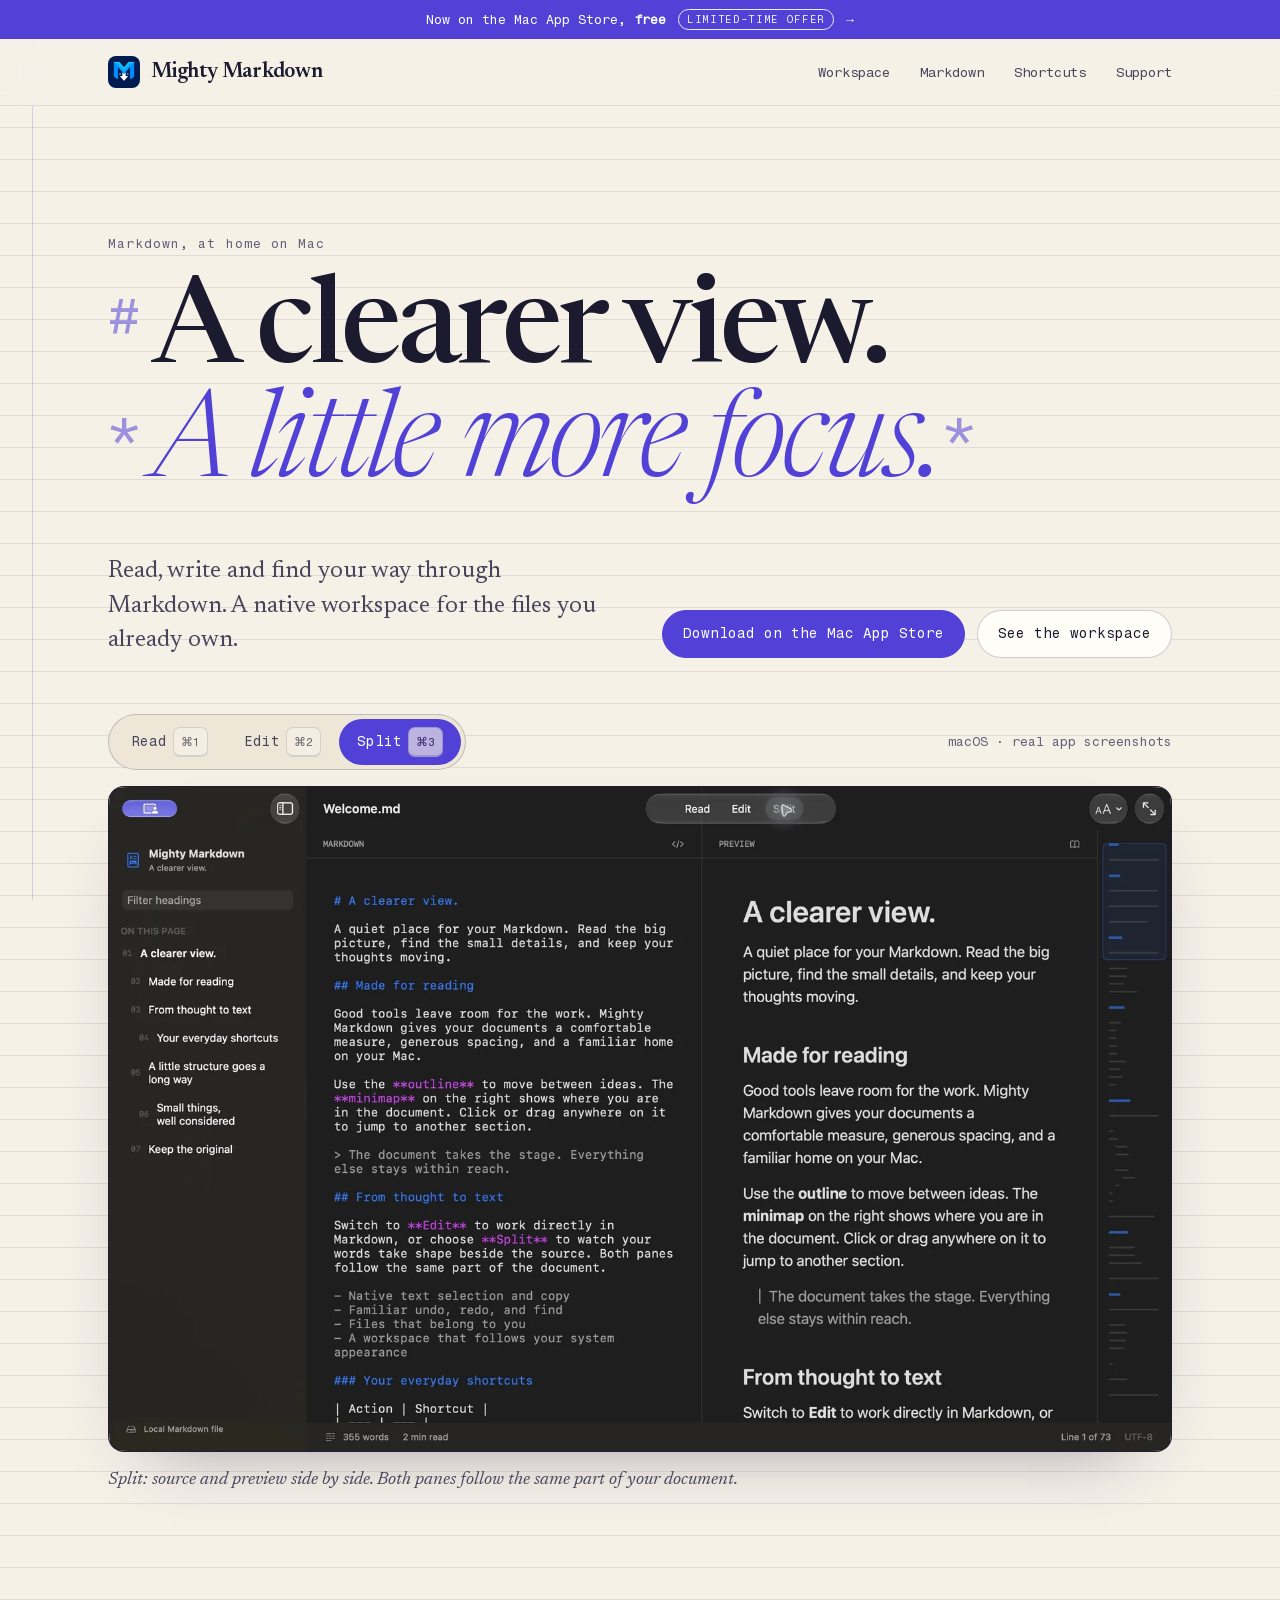
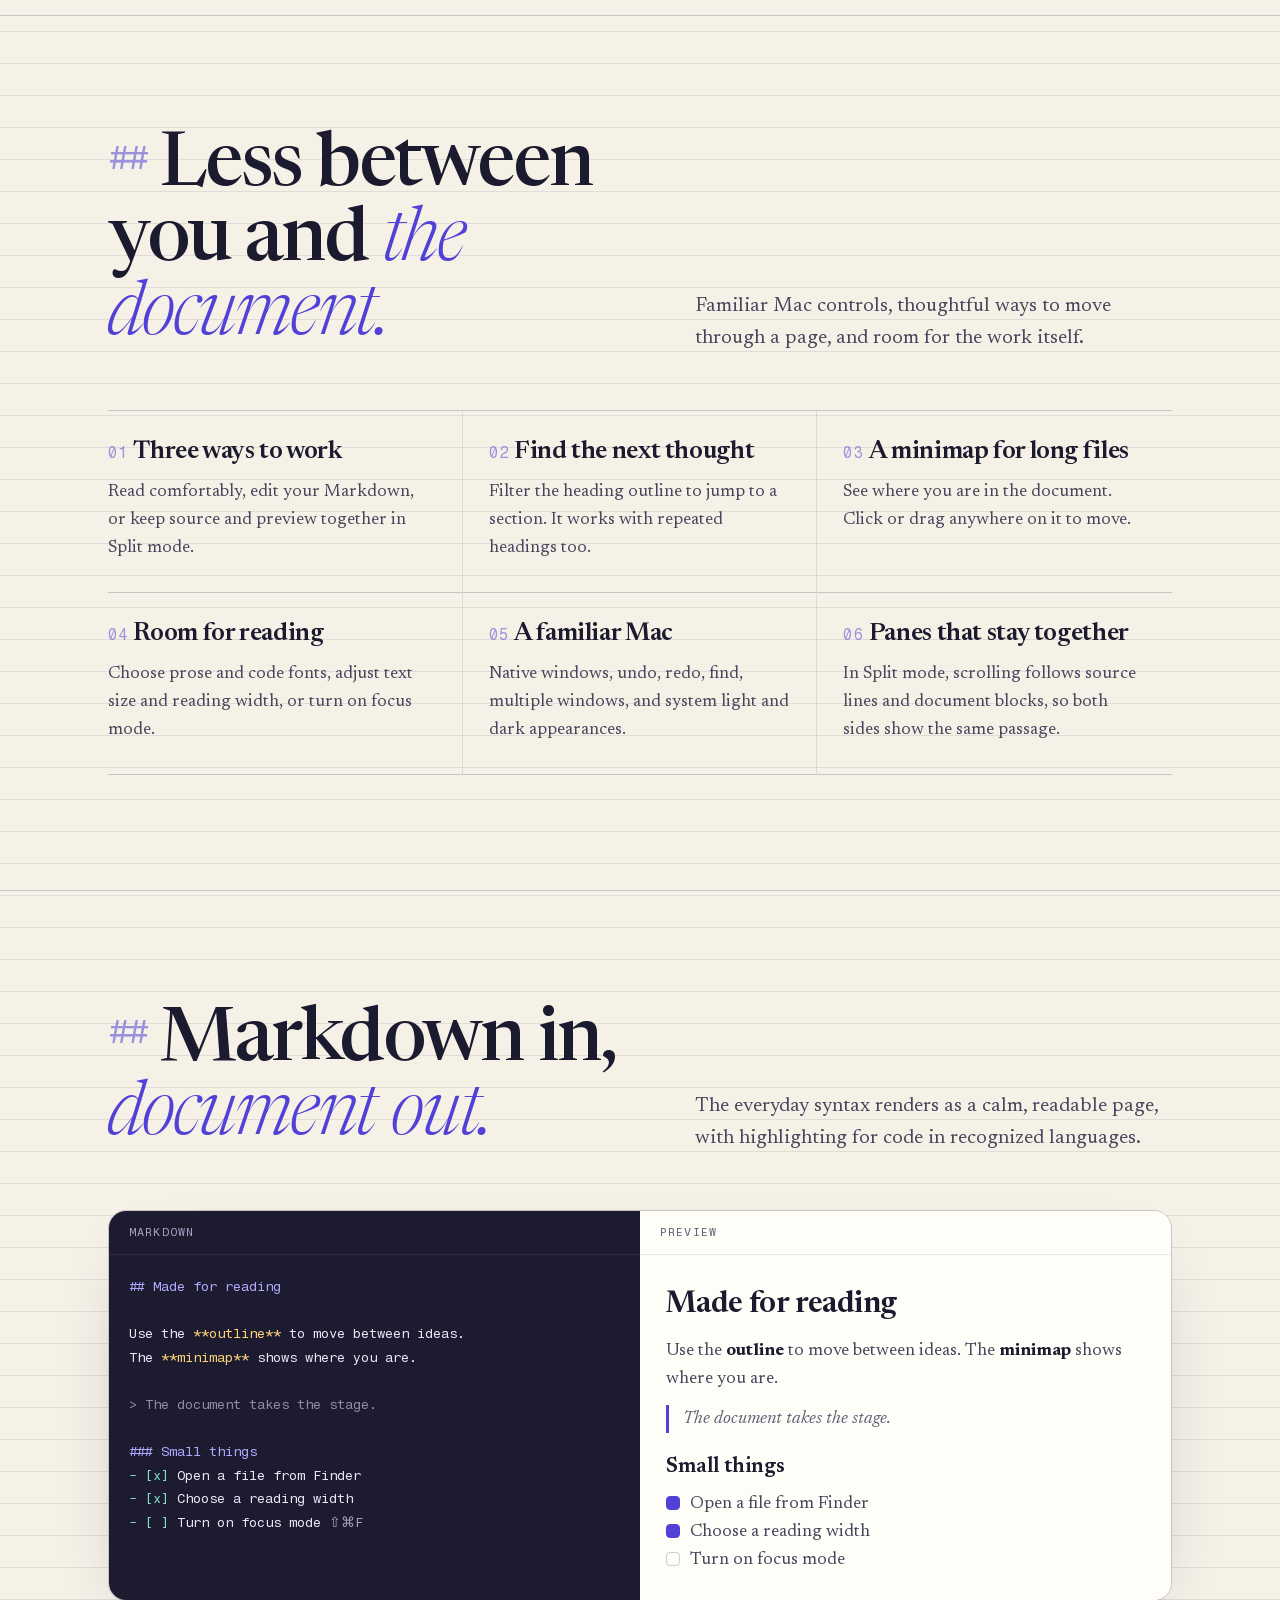
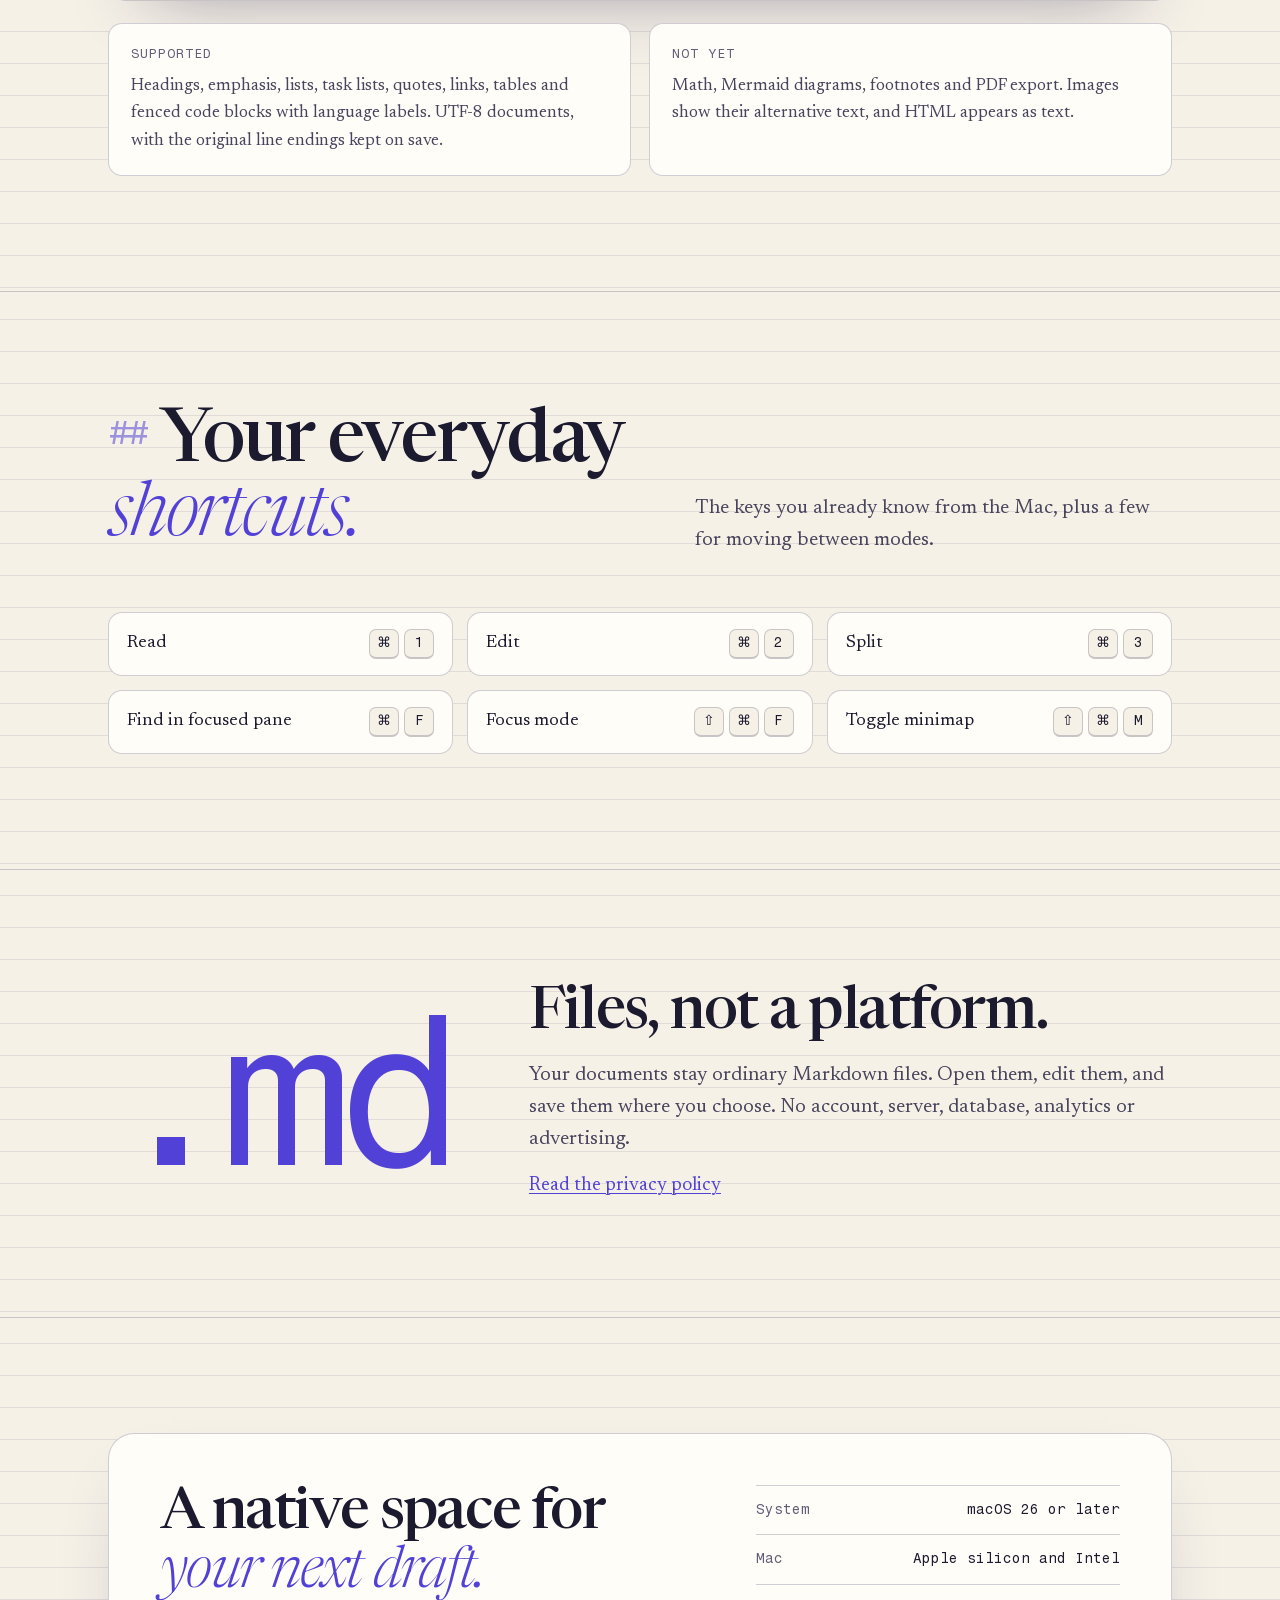
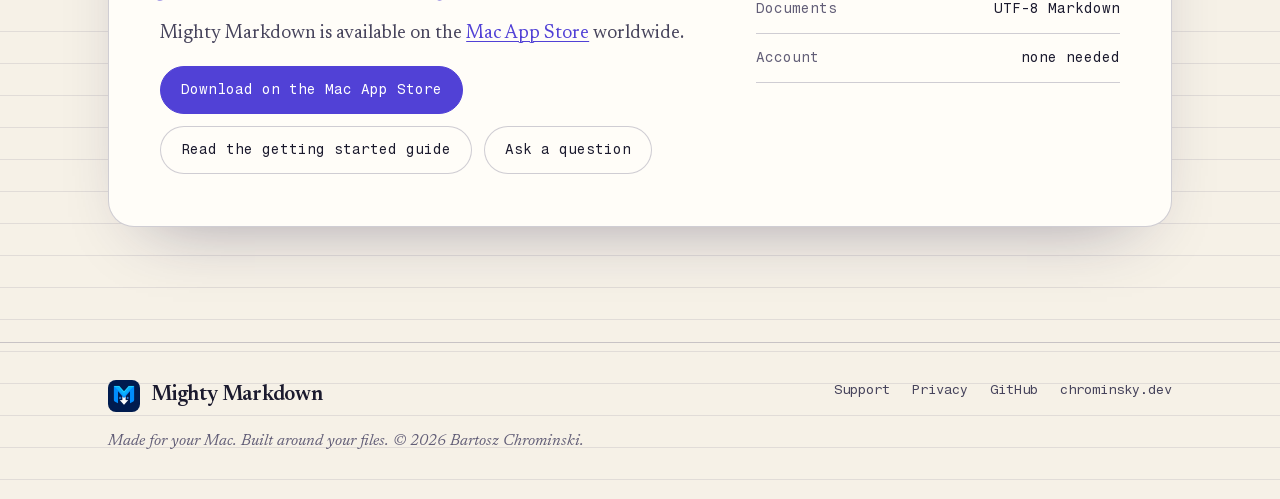
<file: index.html>
<!doctype html>
<html lang="en" class="no-js">
<head>
<meta charset="utf-8">
<meta name="viewport" content="width=device-width, initial-scale=1">
<meta name="color-scheme" content="light dark">
<meta name="theme-color" content="#f6f1e7" media="(prefers-color-scheme: light)">
<meta name="theme-color" content="#121120" media="(prefers-color-scheme: dark)">
<title>Mighty Markdown | A clearer view of your words</title>
<meta name="description" content="A native Markdown reader and editor for macOS. Read, edit and navigate your files in Read, Edit and Split modes, with a heading outline and a minimap.">
<link rel="canonical" href="https://mightymarkdown.chrominsky.dev/">
<meta property="og:type" content="website">
<meta property="og:site_name" content="Mighty Markdown">
<meta property="og:title" content="Mighty Markdown | A clearer view of your words">
<meta property="og:description" content="A native Markdown reader and editor for macOS, with Read, Edit and Split modes, a heading outline and a minimap.">
<meta property="og:url" content="https://mightymarkdown.chrominsky.dev/">
<meta property="og:image" content="https://mightymarkdown.chrominsky.dev/assets/og-image.png">
<meta property="og:image:width" content="1200">
<meta property="og:image:height" content="630">
<meta property="og:image:alt" content="Mighty Markdown. A clearer view.">
<meta name="twitter:card" content="summary_large_image">
<link rel="icon" type="image/png" sizes="32x32" href="assets/favicon-32.png">
<link rel="apple-touch-icon" href="assets/apple-touch-icon.png">
<link rel="preload" href="assets/fonts/newsreader-normal-latin.woff2" as="font" type="font/woff2" crossorigin>
<link rel="stylesheet" href="assets/fonts/fonts.css">
<link rel="stylesheet" href="assets/site.css">
<script>document.documentElement.classList.remove("no-js")</script>
<script src="assets/site.js" defer></script>
<script type="application/ld+json">
{
  "@context": "https://schema.org",
  "@type": "WebSite",
  "name": "Mighty Markdown",
  "url": "https://mightymarkdown.chrominsky.dev/",
  "description": "A native Markdown reader and editor for macOS. Read, edit and navigate your files in Read, Edit and Split modes, with a heading outline and a minimap.",
  "inLanguage": "en",
  "author": {
    "@type": "Person",
    "@id": "https://chrominsky.dev/#person",
    "name": "Bartosz Chrominski",
    "url": "https://chrominsky.dev/"
  }
}
</script>
</head>
<body>
<a class="skip" href="#main">Skip to content</a>
<a class="ribbon" href="https://apps.apple.com/app/id6825073540?mt=12" rel="noopener"><span class="ribbon-main">Now on the Mac App Store, <b>free</b></span><span class="ribbon-note">Limited-time offer</span><span class="ribbon-arrow" aria-hidden="true">→</span></a>

<header class="site-header">
  <div class="wrap header-inner">
    <a class="brand" href="./" aria-label="Mighty Markdown home">
      <img src="assets/icon.png" alt="Mighty Markdown app icon" width="32" height="32">
      <span>Mighty Markdown</span>
    </a>
    <nav class="site-nav" aria-label="Main navigation">
      <a class="wide" href="#workspace">Workspace</a>
      <a class="wide" href="#markdown">Markdown</a>
      <a class="wide" href="#shortcuts">Shortcuts</a>
      <a href="support.html">Support</a>
    </nav>
  </div>
</header>

<main id="main">
  <section class="hero" aria-labelledby="hero-h">
    <div class="wrap">
      <p class="eyebrow rise" style="--d:0">Markdown, at home on Mac</p>
      <h1 id="hero-h">
        <span class="line rise" style="--d:1"><span class="mk" data-mk="#" aria-hidden="true"></span>A clearer view.</span>
        <span class="line rise" style="--d:2"><span class="mk" data-mk="*" aria-hidden="true"></span><em>A little more focus.</em><span class="mk close" data-mk="*" aria-hidden="true"></span></span>
      </h1>
      <div class="hero-foot rise" style="--d:3">
        <p>Read, write and find your way through Markdown. A native workspace for the files you already own.</p>
        <div class="cta-row">
          <a class="button primary" href="https://apps.apple.com/app/id6825073540?mt=12" rel="noopener">Download on the Mac App Store</a>
          <a class="button" href="#workspace">See the workspace</a>
                  </div>
      </div>
    </div>
  </section>

  <section class="workspace" id="workspace" aria-labelledby="workspace-h">
    <div class="wrap">
      <div class="workspace-bar">
        <h2 id="workspace-h" class="visually-hidden">The workspace</h2>
        <div class="seg" role="group" aria-label="Show the workspace in">
          <button type="button" data-mode="read" aria-pressed="false">Read<kbd>⌘1</kbd></button>
          <button type="button" data-mode="edit" aria-pressed="false">Edit<kbd>⌘2</kbd></button>
          <button type="button" data-mode="split" aria-pressed="true">Split<kbd>⌘3</kbd></button>
        </div>
        <p>macOS · real app screenshots</p>
      </div>
      <figure class="frame" id="frame">
        <picture>
          <source id="shot-webp" srcset="assets/shots/split.webp" type="image/webp">
          <img id="shot" src="assets/shots/split.jpg" alt="Mighty Markdown in Split mode: Markdown source beside the rendered preview, the heading outline on the left and the minimap on the right" width="1600" height="1000" fetchpriority="high">
        </picture>
      </figure>
      <p class="caption" id="shot-caption" aria-live="polite">Split: source and preview side by side. Both panes follow the same part of your document.</p>
    </div>
  </section>

  <section class="section" id="features" aria-labelledby="features-h">
    <div class="wrap">
      <div class="section-head">
        <h2 id="features-h"><span class="mk" aria-hidden="true">##</span>Less between you and <em>the document.</em></h2>
        <p>Familiar Mac controls, thoughtful ways to move through a page, and room for the work itself.</p>
      </div>
      <div class="features">
        <div class="feature"><h3><span class="mk" aria-hidden="true">01</span>Three ways to work</h3><p>Read comfortably, edit your Markdown, or keep source and preview together in Split mode.</p></div>
        <div class="feature"><h3><span class="mk" aria-hidden="true">02</span>Find the next thought</h3><p>Filter the heading outline to jump to a section. It works with repeated headings too.</p></div>
        <div class="feature"><h3><span class="mk" aria-hidden="true">03</span>A minimap for long files</h3><p>See where you are in the document. Click or drag anywhere on it to move.</p></div>
        <div class="feature"><h3><span class="mk" aria-hidden="true">04</span>Room for reading</h3><p>Choose prose and code fonts, adjust text size and reading width, or turn on focus mode.</p></div>
        <div class="feature"><h3><span class="mk" aria-hidden="true">05</span>A familiar Mac</h3><p>Native windows, undo, redo, find, multiple windows, and system light and dark appearances.</p></div>
        <div class="feature"><h3><span class="mk" aria-hidden="true">06</span>Panes that stay together</h3><p>In Split mode, scrolling follows source lines and document blocks, so both sides show the same passage.</p></div>
      </div>
    </div>
  </section>

  <section class="section" id="markdown" aria-labelledby="markdown-h">
    <div class="wrap">
      <div class="section-head">
        <h2 id="markdown-h"><span class="mk" aria-hidden="true">##</span>Markdown in, <em>document out.</em></h2>
        <p>The everyday syntax renders as a calm, readable page, with highlighting for code in recognized languages.</p>
      </div>
      <div class="compare">
        <div class="source">
          <span class="pane-label">Markdown</span>
<pre><span class="h">## Made for reading</span>

Use the <span class="b">**outline**</span> to move between ideas.
The <span class="b">**minimap**</span> shows where you are.

<span class="q">&gt; The document takes the stage.</span>

<span class="h">### Small things</span>
<span class="l">- [x]</span> Open a file from Finder
<span class="l">- [x]</span> Choose a reading width
<span class="l">- [ ]</span> Turn on focus mode <span class="c">⇧⌘F</span></pre>
        </div>
        <div class="rendered">
          <span class="pane-label">Preview</span>
          <div class="doc">
            <h3>Made for reading</h3>
            <p>Use the <strong>outline</strong> to move between ideas. The <strong>minimap</strong> shows where you are.</p>
            <blockquote>The document takes the stage.</blockquote>
            <h4>Small things</h4>
            <ul>
              <li><span class="box done" aria-label="done"></span>Open a file from Finder</li>
              <li><span class="box done" aria-label="done"></span>Choose a reading width</li>
              <li><span class="box" aria-label="not done"></span>Turn on focus mode</li>
            </ul>
          </div>
        </div>
      </div>
      <div class="support-lists">
        <div>
          <h3>Supported</h3>
          <p>Headings, emphasis, lists, task lists, quotes, links, tables and fenced code blocks with language labels. UTF-8 documents, with the original line endings kept on save.</p>
        </div>
        <div>
          <h3>Not yet</h3>
          <p>Math, Mermaid diagrams, footnotes and PDF export. Images show their alternative text, and HTML appears as text.</p>
        </div>
      </div>
    </div>
  </section>

  <section class="section" id="shortcuts" aria-labelledby="shortcuts-h">
    <div class="wrap">
      <div class="section-head">
        <h2 id="shortcuts-h"><span class="mk" aria-hidden="true">##</span>Your everyday <em>shortcuts.</em></h2>
        <p>The keys you already know from the Mac, plus a few for moving between modes.</p>
      </div>
      <div class="keys">
        <div class="key">Read<span><kbd>⌘</kbd><kbd>1</kbd></span></div>
        <div class="key">Edit<span><kbd>⌘</kbd><kbd>2</kbd></span></div>
        <div class="key">Split<span><kbd>⌘</kbd><kbd>3</kbd></span></div>
        <div class="key">Find in focused pane<span><kbd>⌘</kbd><kbd>F</kbd></span></div>
        <div class="key">Focus mode<span><kbd>⇧</kbd><kbd>⌘</kbd><kbd>F</kbd></span></div>
        <div class="key">Toggle minimap<span><kbd>⇧</kbd><kbd>⌘</kbd><kbd>M</kbd></span></div>
      </div>
    </div>
  </section>

  <section class="section" id="files" aria-labelledby="files-h">
    <div class="wrap files">
      <div class="ext" aria-hidden="true">.md</div>
      <div>
        <h2 id="files-h">Files, not a platform.</h2>
        <p>Your documents stay ordinary Markdown files. Open them, edit them, and save them where you choose. No account, server, database, analytics or advertising.</p>
        <a href="privacy.html">Read the privacy policy</a>
      </div>
    </div>
  </section>

  <section class="section" id="get" aria-labelledby="get-h">
    <div class="wrap">
      <div class="release">
        <div>
          <h2 id="get-h">A native space for <em>your next draft.</em></h2>
          <p>Mighty Markdown is available on the <a href="https://apps.apple.com/app/id6825073540?mt=12" rel="noopener">Mac App Store</a> worldwide.</p>
          <div class="cta-row">
            <a class="button primary" href="https://apps.apple.com/app/id6825073540?mt=12" rel="noopener">Download on the Mac App Store</a>
            <a class="button" href="support.html">Read the getting started guide</a>
            <a class="button" href="https://github.com/Chrominskyy/mighty-markdown-site/issues/new/choose">Ask a question</a>
          </div>
        </div>
        <ul class="req" aria-label="Requirements">
          <li>System <b>macOS 26 or later</b></li>
          <li>Mac <b>Apple silicon and Intel</b></li>
          <li>Documents <b>UTF-8 Markdown</b></li>
          <li>Account <b>none needed</b></li>
        </ul>
      </div>
    </div>
  </section>
</main>

<footer class="site-footer">
  <div class="wrap footer-inner">
    <div>
      <a class="brand" href="./"><img src="assets/icon.png" alt="Mighty Markdown app icon" width="32" height="32"><span>Mighty Markdown</span></a>
      <p>Made for your Mac. Built around your files. © 2026 Bartosz Chrominski.</p>
    </div>
    <nav class="footer-links" aria-label="Footer">
      <a href="support.html">Support</a>
      <a href="privacy.html">Privacy</a>
      <a href="https://github.com/Chrominskyy/mighty-markdown-site">GitHub</a>
      <a href="https://chrominsky.dev">chrominsky.dev</a>
    </nav>
  </div>
</footer>
</body>
</html>
</file>
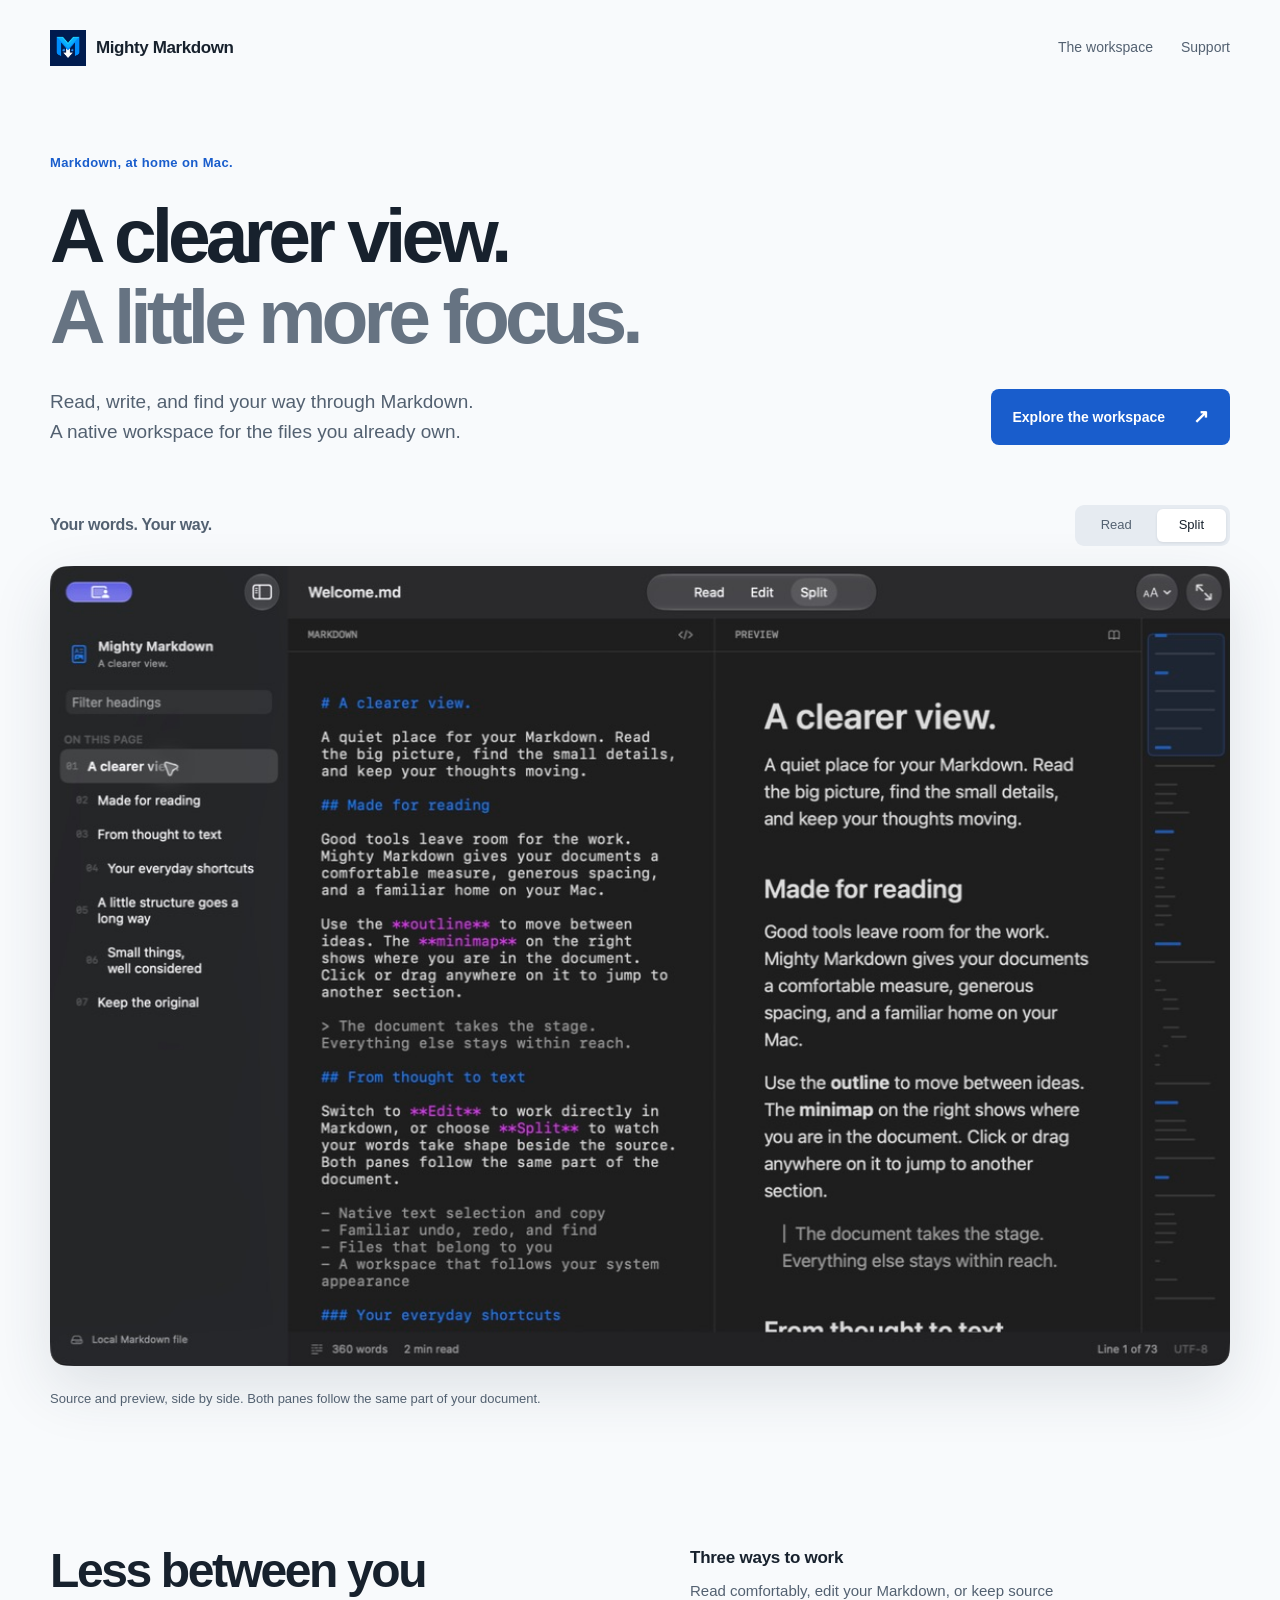
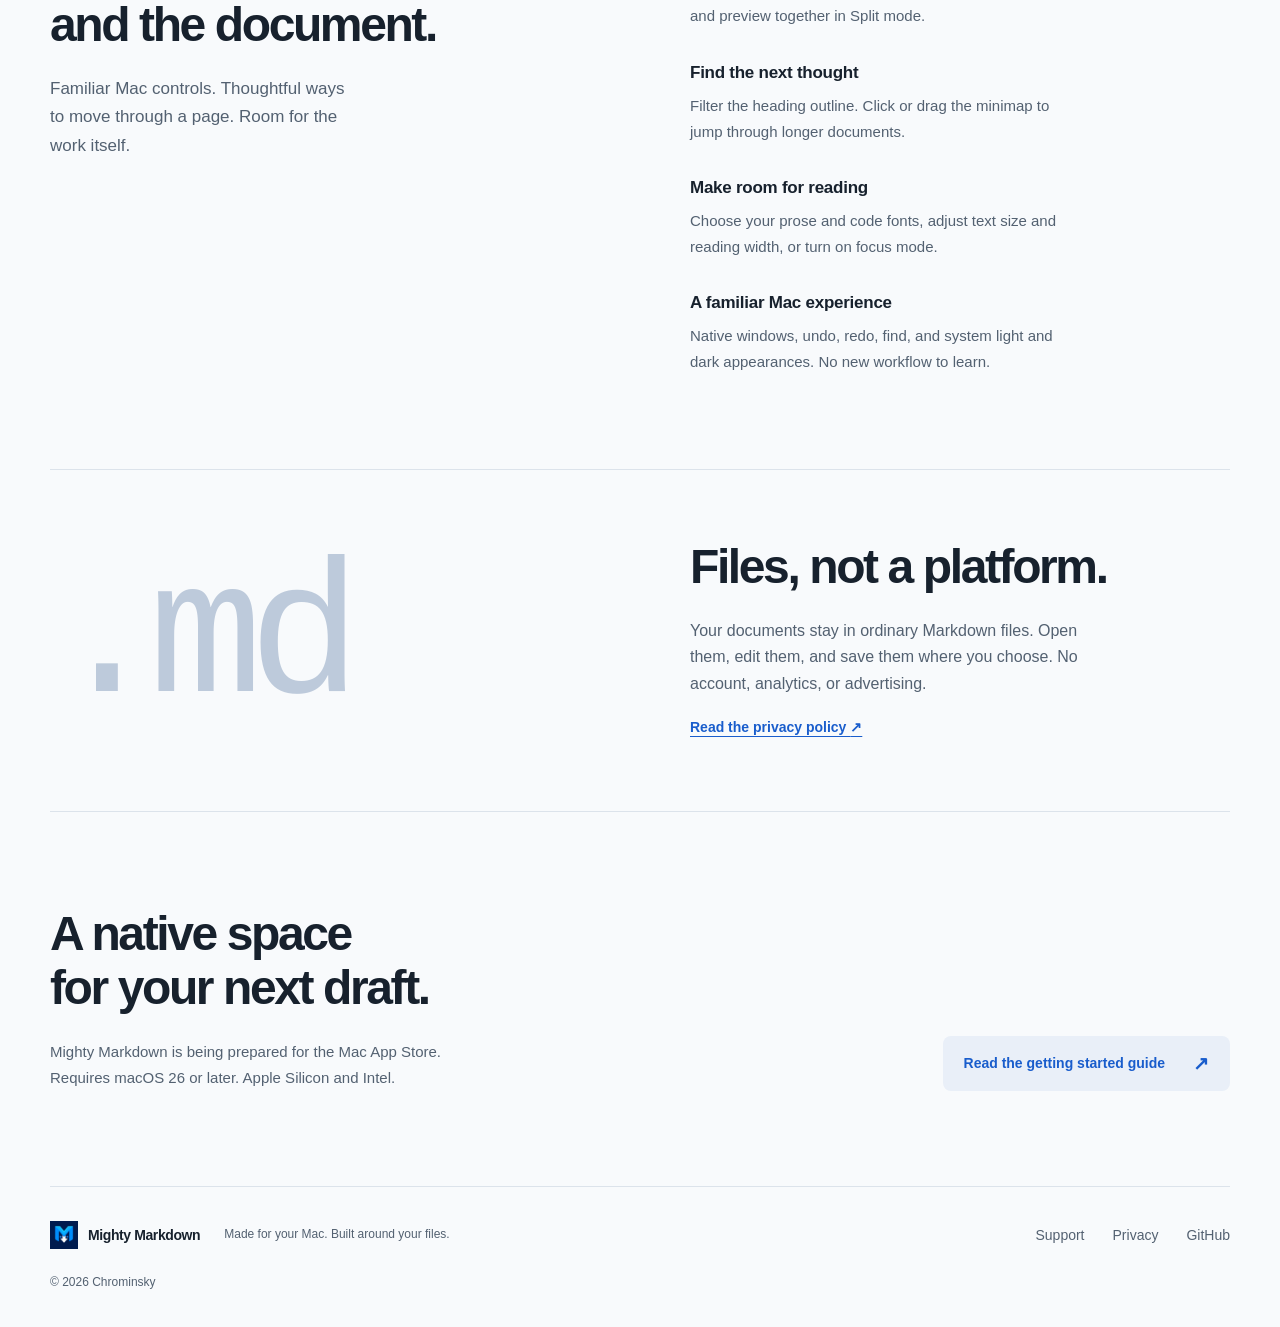
<file: _old/index.html>
<!doctype html>
<html lang="en"><head><meta charset="utf-8"><meta name="robots" content="noindex"><meta name="viewport" content="width=device-width,initial-scale=1"><meta name="color-scheme" content="light"><title>Mighty Markdown | A clearer view of your words.</title><meta name="description" content="A native Markdown reader and editor for macOS. Read, edit, and navigate your files with split view, an outline, and a minimap."><link rel="canonical" href="https://mightymarkdown.chrominsky.dev/_old/"><meta property="og:type" content="website"><meta property="og:title" content="Mighty Markdown | A clearer view of your words."><meta property="og:description" content="A native Markdown reader and editor for macOS. Read, edit, and navigate your files with split view, an outline, and a minimap."><meta property="og:url" content="https://mightymarkdown.chrominsky.dev/"><meta property="og:image" content="https://mightymarkdown.chrominsky.dev/split.png"><link rel="icon" type="image/png" href="icon.png"><link rel="stylesheet" href="style.css"><script src="site.js" defer></script></head><body><a class="skip" href="#main">Skip to content</a><header class="site-header wrap"><a class="brand" href="./"><img src="icon.png" alt="" width="36" height="36">Mighty Markdown</a><nav aria-label="Main navigation"><a href="./#workspace">The workspace</a><a href="support.html">Support</a></nav></header><main id="main">
<section class="hero wrap"><p class="eyebrow">Markdown, at home on Mac.</p><h1>A clearer view.<br><span>A little more focus.</span></h1><div class="hero-bottom"><p>Read, write, and find your way through Markdown.<br>A native workspace for the files you already own.</p><a class="button" href="#workspace">Explore the workspace <span aria-hidden="true">↗</span></a></div></section>
<section class="workspace wrap" id="workspace" aria-labelledby="workspace-title"><div class="workspace-heading"><h2 id="workspace-title">Your words. Your way.</h2><div class="view-switch" role="group" aria-label="Screenshot view"><button type="button" data-view="read" aria-pressed="false">Read</button><button type="button" data-view="split" aria-pressed="true">Split</button></div></div><figure><img id="workspace-image" src="split.png" width="1133" height="768" alt="Mighty Markdown in Split mode, with Markdown source beside its rendered preview, a heading outline on the left, and a minimap on the right." fetchpriority="high"><figcaption id="workspace-caption" aria-live="polite">Source and preview, side by side. Both panes follow the same part of your document.</figcaption></figure></section>
<section class="details wrap" aria-labelledby="details-title"><div class="section-intro"><h2 id="details-title">Less between you<br>and the document.</h2><p>Familiar Mac controls. Thoughtful ways to move through a page. Room for the work itself.</p></div><dl class="feature-list"><div><dt>Three ways to work</dt><dd>Read comfortably, edit your Markdown, or keep source and preview together in Split mode.</dd></div><div><dt>Find the next thought</dt><dd>Filter the heading outline. Click or drag the minimap to jump through longer documents.</dd></div><div><dt>Make room for reading</dt><dd>Choose your prose and code fonts, adjust text size and reading width, or turn on focus mode.</dd></div><div><dt>A familiar Mac experience</dt><dd>Native windows, undo, redo, find, and system light and dark appearances. No new workflow to learn.</dd></div></dl></section>
<section class="file-note wrap" aria-labelledby="files-title"><div class="file-extension" aria-hidden="true">.md</div><div><h2 id="files-title">Files, not a platform.</h2><p>Your documents stay in ordinary Markdown files. Open them, edit them, and save them where you choose. No account, analytics, or advertising.</p><a class="text-link" href="privacy.html">Read the privacy policy <span aria-hidden="true">↗</span></a></div></section>
<section class="release wrap" aria-labelledby="release-title"><div><h2 id="release-title">A native space<br>for your next draft.</h2><p>Mighty Markdown is being prepared for the Mac App Store.<br>Requires macOS 26 or later. Apple Silicon and Intel.</p></div><a class="button secondary" href="support.html">Read the getting started guide <span aria-hidden="true">↗</span></a></section>
</main><footer class="site-footer wrap"><a class="brand" href="./"><img src="icon.png" alt="" width="28" height="28">Mighty Markdown</a><p>Made for your Mac. Built around your files.</p><nav aria-label="Footer navigation"><a href="support.html">Support</a><a href="privacy.html">Privacy</a><a href="https://github.com/Chrominskyy/mighty-markdown-site">GitHub</a></nav><small>© 2026 Chrominsky</small></footer></body></html>
</file>
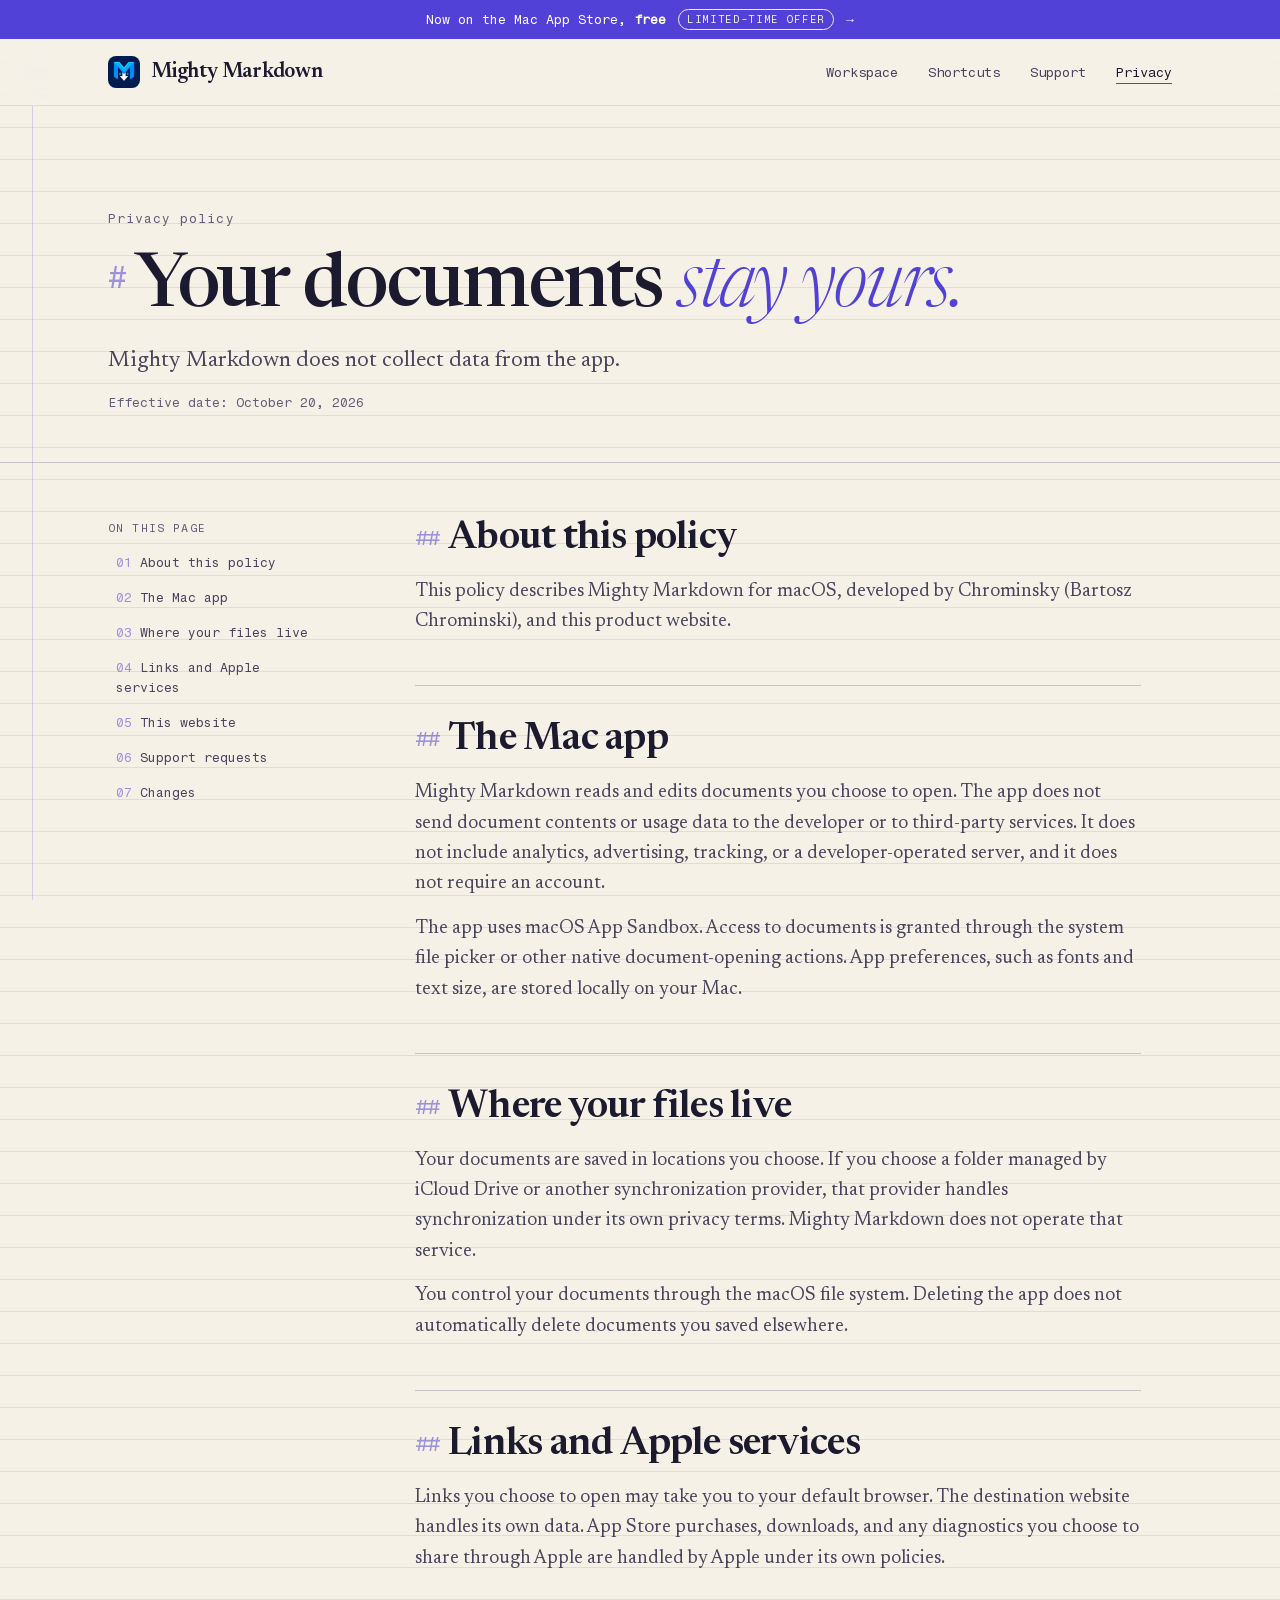
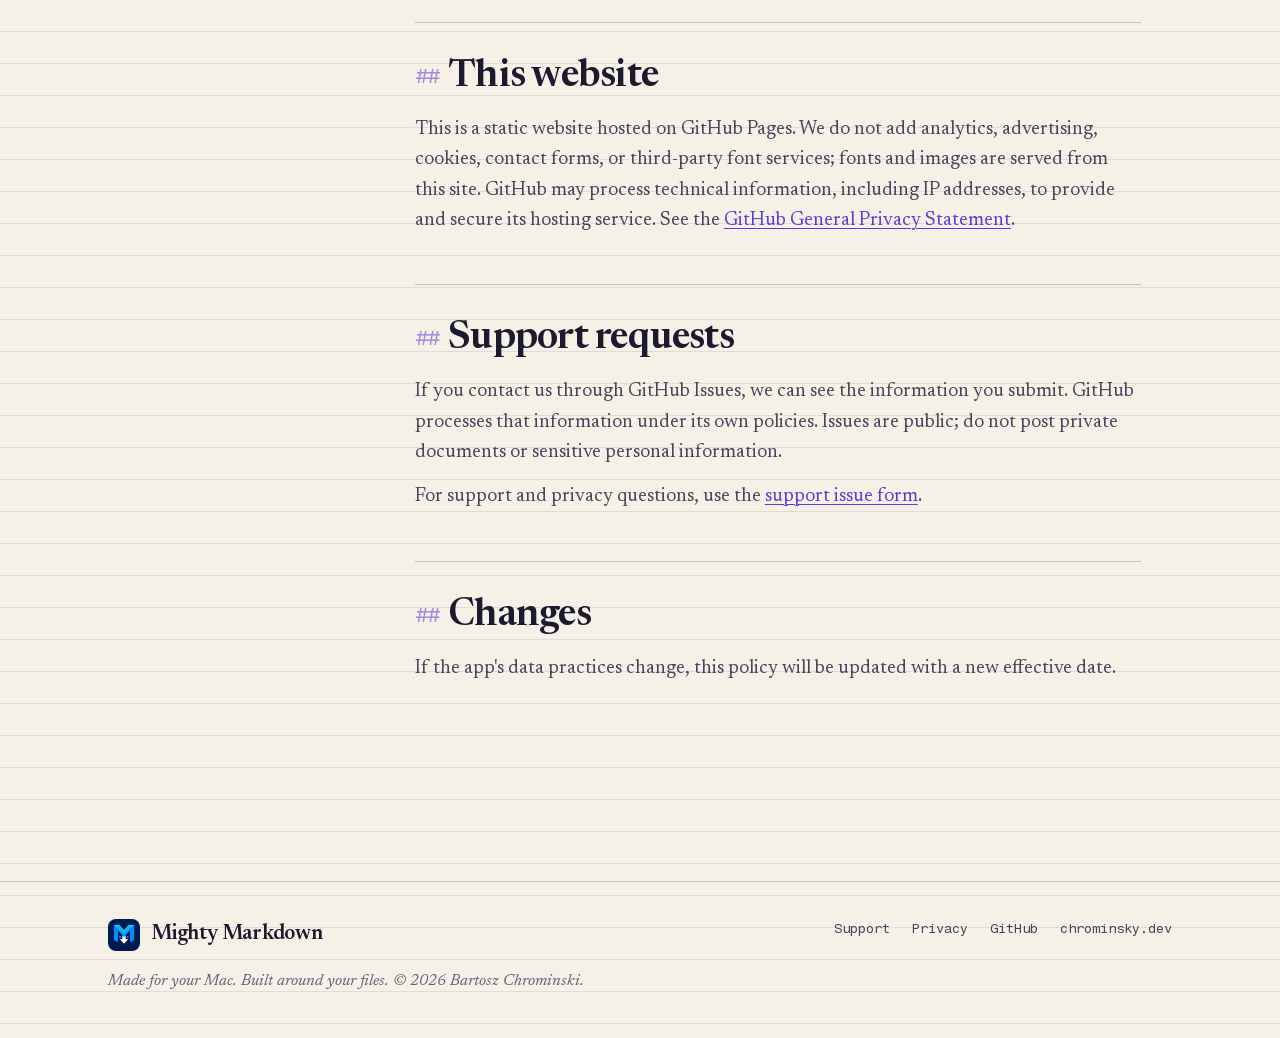
<file: privacy.html>
<!doctype html>
<html lang="en">
<head>
<meta charset="utf-8">
<meta name="viewport" content="width=device-width, initial-scale=1">
<meta name="color-scheme" content="light dark">
<meta name="theme-color" content="#f6f1e7" media="(prefers-color-scheme: light)">
<meta name="theme-color" content="#121120" media="(prefers-color-scheme: dark)">
<title>Privacy policy | Mighty Markdown</title>
<meta name="description" content="Mighty Markdown does not collect data from the app. Learn how local documents and this GitHub Pages website are handled.">
<link rel="canonical" href="https://mightymarkdown.chrominsky.dev/privacy.html">
<meta property="og:type" content="website">
<meta property="og:site_name" content="Mighty Markdown">
<meta property="og:title" content="Privacy policy | Mighty Markdown">
<meta property="og:description" content="Mighty Markdown does not collect data from the app. Learn how local documents and this GitHub Pages website are handled.">
<meta property="og:url" content="https://mightymarkdown.chrominsky.dev/privacy.html">
<meta property="og:image" content="https://mightymarkdown.chrominsky.dev/assets/og-image.png">
<meta property="og:image:width" content="1200">
<meta property="og:image:height" content="630">
<meta property="og:image:alt" content="Mighty Markdown. A clearer view.">
<meta name="twitter:card" content="summary_large_image">
<link rel="icon" type="image/png" sizes="32x32" href="assets/favicon-32.png">
<link rel="apple-touch-icon" href="assets/apple-touch-icon.png">
<link rel="preload" href="assets/fonts/newsreader-normal-latin.woff2" as="font" type="font/woff2" crossorigin>
<link rel="stylesheet" href="assets/fonts/fonts.css">
<link rel="stylesheet" href="assets/site.css">
<script type="application/ld+json">
{
  "@context": "https://schema.org",
  "@type": "WebSite",
  "name": "Mighty Markdown",
  "url": "https://mightymarkdown.chrominsky.dev/",
  "description": "A native Markdown reader and editor for macOS. Read, edit and navigate your files in Read, Edit and Split modes, with a heading outline and a minimap.",
  "inLanguage": "en",
  "author": {
    "@type": "Person",
    "@id": "https://chrominsky.dev/#person",
    "name": "Bartosz Chrominski",
    "url": "https://chrominsky.dev/"
  }
}
</script>
</head>
<body>
<a class="skip" href="#main">Skip to content</a>
<a class="ribbon" href="https://apps.apple.com/app/id6825073540?mt=12" rel="noopener"><span class="ribbon-main">Now on the Mac App Store, <b>free</b></span><span class="ribbon-note">Limited-time offer</span><span class="ribbon-arrow" aria-hidden="true">→</span></a>

<header class="site-header">
  <div class="wrap header-inner">
    <a class="brand" href="./" aria-label="Mighty Markdown home">
      <img src="assets/icon.png" alt="Mighty Markdown app icon" width="32" height="32">
      <span>Mighty Markdown</span>
    </a>
    <nav class="site-nav" aria-label="Main navigation">
      <a class="wide" href="./#workspace">Workspace</a>
      <a class="wide" href="./#shortcuts">Shortcuts</a>
      <a href="support.html">Support</a>
      <a href="privacy.html" aria-current="page">Privacy</a>
    </nav>
  </div>
</header>

<main id="main">
  <div class="doc-head">
    <div class="wrap">
      <p class="eyebrow">Privacy policy</p>
      <h1><span class="mk" data-mk="#" aria-hidden="true"></span>Your documents <em>stay yours.</em></h1>
      <p>Mighty Markdown does not collect data from the app.</p>
      <p class="meta">Effective date: October 20, 2026</p>
    </div>
  </div>
  <div class="wrap layout">
    <details class="toc" open>
      <summary>On this page</summary>
      <p>On this page</p>
      <ol>
        <li><a href="#about">About this policy</a></li>
        <li><a href="#app">The Mac app</a></li>
        <li><a href="#files">Where your files live</a></li>
        <li><a href="#links">Links and Apple services</a></li>
        <li><a href="#website">This website</a></li>
        <li><a href="#requests">Support requests</a></li>
        <li><a href="#changes">Changes</a></li>
      </ol>
    </details>
    <div class="prose">
      <section id="about" aria-labelledby="about-h">
        <h2 id="about-h"><span class="mk" aria-hidden="true">##</span>About this policy</h2>
        <p>This policy describes Mighty Markdown for macOS, developed by Chrominsky (Bartosz Chrominski), and this product website.</p>
      </section>

      <section id="app" aria-labelledby="app-h">
        <h2 id="app-h"><span class="mk" aria-hidden="true">##</span>The Mac app</h2>
        <p>Mighty Markdown reads and edits documents you choose to open. The app does not send document contents or usage data to the developer or to third-party services. It does not include analytics, advertising, tracking, or a developer-operated server, and it does not require an account.</p>
        <p>The app uses macOS App Sandbox. Access to documents is granted through the system file picker or other native document-opening actions. App preferences, such as fonts and text size, are stored locally on your Mac.</p>
      </section>

      <section id="files" aria-labelledby="files-h">
        <h2 id="files-h"><span class="mk" aria-hidden="true">##</span>Where your files live</h2>
        <p>Your documents are saved in locations you choose. If you choose a folder managed by iCloud Drive or another synchronization provider, that provider handles synchronization under its own privacy terms. Mighty Markdown does not operate that service.</p>
        <p>You control your documents through the macOS file system. Deleting the app does not automatically delete documents you saved elsewhere.</p>
      </section>

      <section id="links" aria-labelledby="links-h">
        <h2 id="links-h"><span class="mk" aria-hidden="true">##</span>Links and Apple services</h2>
        <p>Links you choose to open may take you to your default browser. The destination website handles its own data. App Store purchases, downloads, and any diagnostics you choose to share through Apple are handled by Apple under its own policies.</p>
      </section>

      <section id="website" aria-labelledby="website-h">
        <h2 id="website-h"><span class="mk" aria-hidden="true">##</span>This website</h2>
        <p>This is a static website hosted on GitHub Pages. We do not add analytics, advertising, cookies, contact forms, or third-party font services; fonts and images are served from this site. GitHub may process technical information, including IP addresses, to provide and secure its hosting service. See the <a href="https://docs.github.com/en/site-policy/privacy-policies/github-general-privacy-statement">GitHub General Privacy Statement</a>.</p>
      </section>

      <section id="requests" aria-labelledby="requests-h">
        <h2 id="requests-h"><span class="mk" aria-hidden="true">##</span>Support requests</h2>
        <p>If you contact us through GitHub Issues, we can see the information you submit. GitHub processes that information under its own policies. Issues are public; do not post private documents or sensitive personal information.</p>
        <p>For support and privacy questions, use the <a href="https://github.com/Chrominskyy/mighty-markdown-site/issues/new/choose">support issue form</a>.</p>
      </section>

      <section id="changes" aria-labelledby="changes-h">
        <h2 id="changes-h"><span class="mk" aria-hidden="true">##</span>Changes</h2>
        <p>If the app's data practices change, this policy will be updated with a new effective date.</p>
      </section>
    </div>
  </div>
</main>

<footer class="site-footer">
  <div class="wrap footer-inner">
    <div>
      <a class="brand" href="./"><img src="assets/icon.png" alt="Mighty Markdown app icon" width="32" height="32"><span>Mighty Markdown</span></a>
      <p>Made for your Mac. Built around your files. © 2026 Bartosz Chrominski.</p>
    </div>
    <nav class="footer-links" aria-label="Footer">
      <a href="support.html">Support</a>
      <a href="privacy.html">Privacy</a>
      <a href="https://github.com/Chrominskyy/mighty-markdown-site">GitHub</a>
      <a href="https://chrominsky.dev">chrominsky.dev</a>
    </nav>
  </div>
</footer>
</body>
</html>
</file>
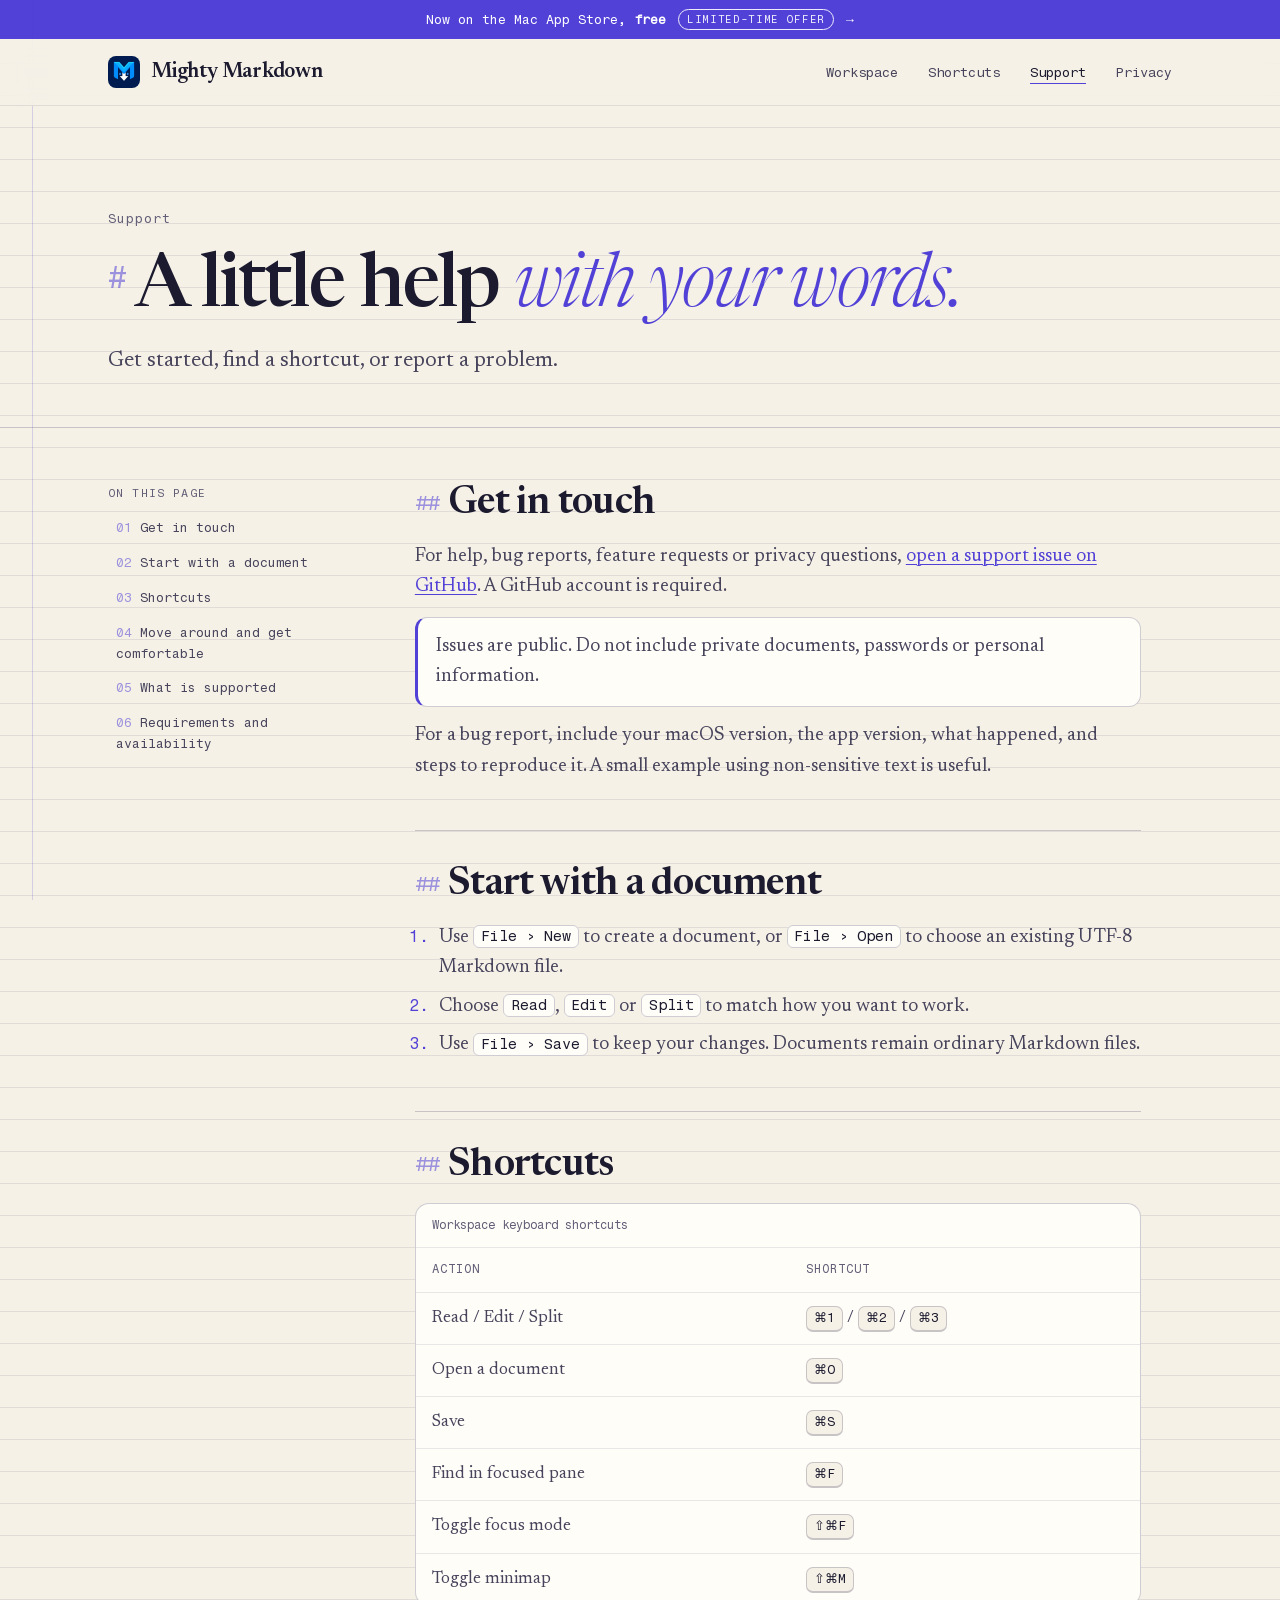
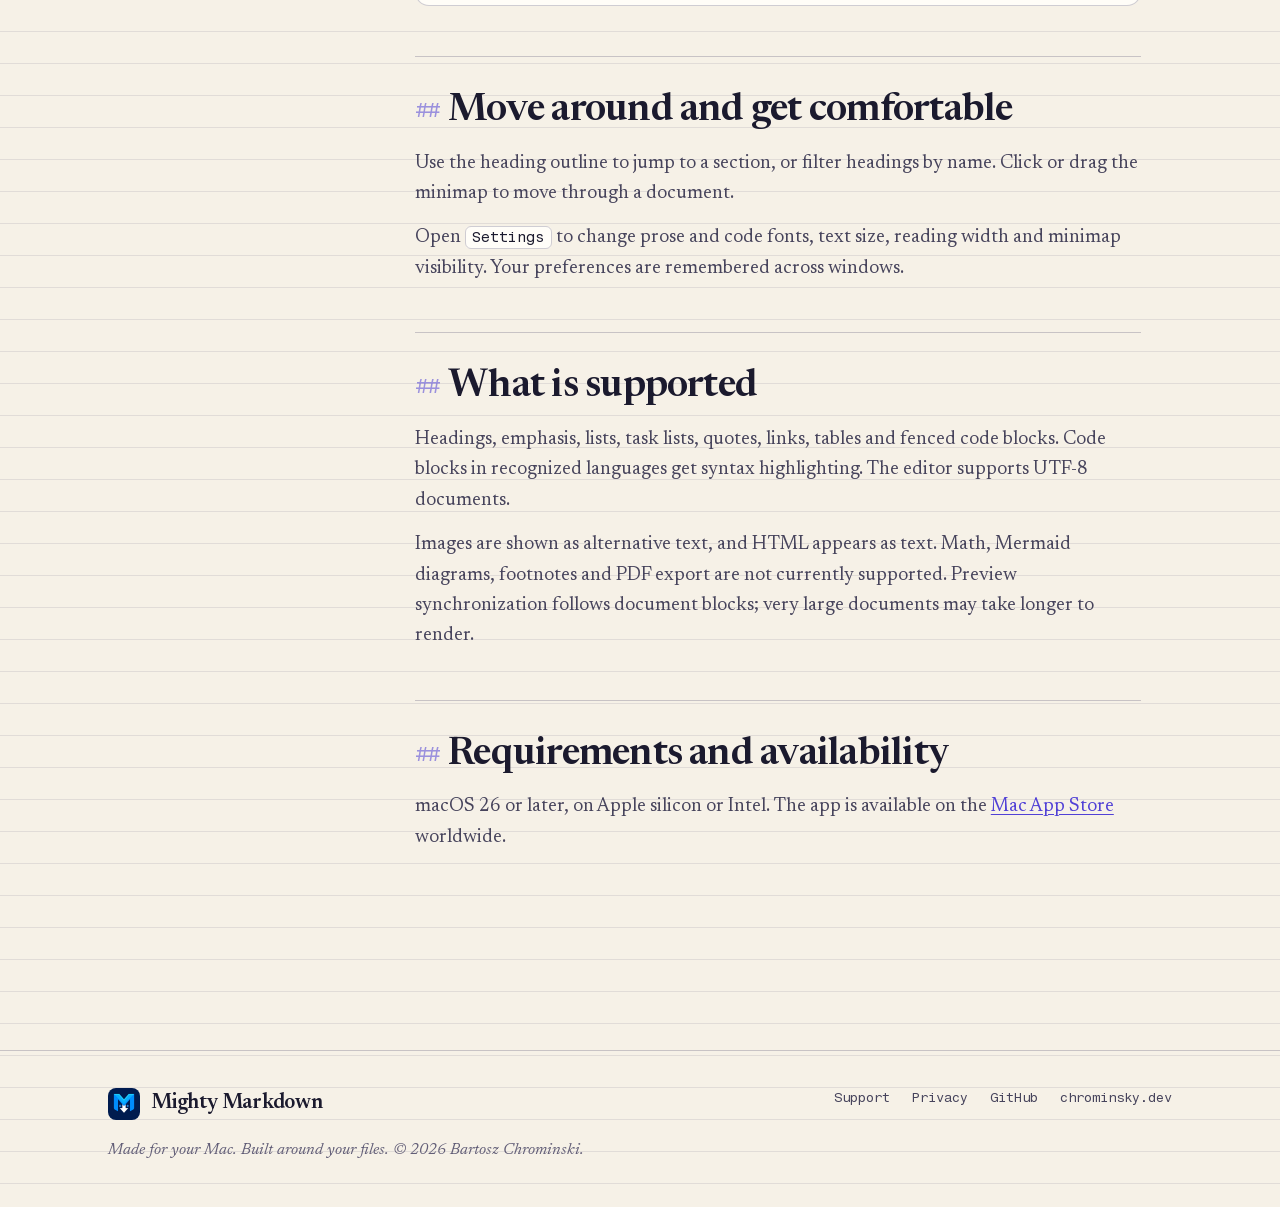
<file: support.html>
<!doctype html>
<html lang="en">
<head>
<meta charset="utf-8">
<meta name="viewport" content="width=device-width, initial-scale=1">
<meta name="color-scheme" content="light dark">
<meta name="theme-color" content="#f6f1e7" media="(prefers-color-scheme: light)">
<meta name="theme-color" content="#121120" media="(prefers-color-scheme: dark)">
<title>Support | Mighty Markdown</title>
<meta name="description" content="Getting started, keyboard shortcuts, supported Markdown features, and help for Mighty Markdown on Mac.">
<link rel="canonical" href="https://mightymarkdown.chrominsky.dev/support.html">
<meta property="og:type" content="website">
<meta property="og:site_name" content="Mighty Markdown">
<meta property="og:title" content="Support | Mighty Markdown">
<meta property="og:description" content="Getting started, keyboard shortcuts, supported Markdown features, and help for Mighty Markdown on Mac.">
<meta property="og:url" content="https://mightymarkdown.chrominsky.dev/support.html">
<meta property="og:image" content="https://mightymarkdown.chrominsky.dev/assets/og-image.png">
<meta property="og:image:width" content="1200">
<meta property="og:image:height" content="630">
<meta property="og:image:alt" content="Mighty Markdown. A clearer view.">
<meta name="twitter:card" content="summary_large_image">
<link rel="icon" type="image/png" sizes="32x32" href="assets/favicon-32.png">
<link rel="apple-touch-icon" href="assets/apple-touch-icon.png">
<link rel="preload" href="assets/fonts/newsreader-normal-latin.woff2" as="font" type="font/woff2" crossorigin>
<link rel="stylesheet" href="assets/fonts/fonts.css">
<link rel="stylesheet" href="assets/site.css">
<script type="application/ld+json">
{
  "@context": "https://schema.org",
  "@type": "WebSite",
  "name": "Mighty Markdown",
  "url": "https://mightymarkdown.chrominsky.dev/",
  "description": "A native Markdown reader and editor for macOS. Read, edit and navigate your files in Read, Edit and Split modes, with a heading outline and a minimap.",
  "inLanguage": "en",
  "author": {
    "@type": "Person",
    "@id": "https://chrominsky.dev/#person",
    "name": "Bartosz Chrominski",
    "url": "https://chrominsky.dev/"
  }
}
</script>
</head>
<body>
<a class="skip" href="#main">Skip to content</a>
<a class="ribbon" href="https://apps.apple.com/app/id6825073540?mt=12" rel="noopener"><span class="ribbon-main">Now on the Mac App Store, <b>free</b></span><span class="ribbon-note">Limited-time offer</span><span class="ribbon-arrow" aria-hidden="true">→</span></a>

<header class="site-header">
  <div class="wrap header-inner">
    <a class="brand" href="./" aria-label="Mighty Markdown home">
      <img src="assets/icon.png" alt="Mighty Markdown app icon" width="32" height="32">
      <span>Mighty Markdown</span>
    </a>
    <nav class="site-nav" aria-label="Main navigation">
      <a class="wide" href="./#workspace">Workspace</a>
      <a class="wide" href="./#shortcuts">Shortcuts</a>
      <a href="support.html" aria-current="page">Support</a>
      <a href="privacy.html">Privacy</a>
    </nav>
  </div>
</header>

<main id="main">
  <div class="doc-head">
    <div class="wrap">
      <p class="eyebrow">Support</p>
      <h1><span class="mk" data-mk="#" aria-hidden="true"></span>A little help <em>with your words.</em></h1>
      <p>Get started, find a shortcut, or report a problem.</p>
    </div>
  </div>
  <div class="wrap layout">
    <details class="toc" open>
      <summary>On this page</summary>
      <p>On this page</p>
      <ol>
        <li><a href="#contact">Get in touch</a></li>
        <li><a href="#start">Start with a document</a></li>
        <li><a href="#shortcuts">Shortcuts</a></li>
        <li><a href="#comfort">Move around and get comfortable</a></li>
        <li><a href="#supported">What is supported</a></li>
        <li><a href="#requirements">Requirements and availability</a></li>
      </ol>
    </details>
    <div class="prose">
      <section id="contact" aria-labelledby="contact-h">
        <h2 id="contact-h"><span class="mk" aria-hidden="true">##</span>Get in touch</h2>
        <p>For help, bug reports, feature requests or privacy questions, <a href="https://github.com/Chrominskyy/mighty-markdown-site/issues/new/choose">open a support issue on GitHub</a>. A GitHub account is required.</p>
        <p class="callout">Issues are public. Do not include private documents, passwords or personal information.</p>
        <p>For a bug report, include your macOS version, the app version, what happened, and steps to reproduce it. A small example using non-sensitive text is useful.</p>
      </section>

      <section id="start" aria-labelledby="start-h">
        <h2 id="start-h"><span class="mk" aria-hidden="true">##</span>Start with a document</h2>
        <ol>
          <li>Use <span class="ui">File › New</span> to create a document, or <span class="ui">File › Open</span> to choose an existing UTF-8 Markdown file.</li>
          <li>Choose <span class="ui">Read</span>, <span class="ui">Edit</span> or <span class="ui">Split</span> to match how you want to work.</li>
          <li>Use <span class="ui">File › Save</span> to keep your changes. Documents remain ordinary Markdown files.</li>
        </ol>
      </section>

      <section id="shortcuts" aria-labelledby="shortcuts-h">
        <h2 id="shortcuts-h"><span class="mk" aria-hidden="true">##</span>Shortcuts</h2>
        <div class="table-wrap">
          <table>
            <caption>Workspace keyboard shortcuts</caption>
            <thead><tr><th scope="col">Action</th><th scope="col">Shortcut</th></tr></thead>
            <tbody>
              <tr><td>Read / Edit / Split</td><td><kbd>⌘1</kbd> / <kbd>⌘2</kbd> / <kbd>⌘3</kbd></td></tr>
              <tr><td>Open a document</td><td><kbd>⌘O</kbd></td></tr>
              <tr><td>Save</td><td><kbd>⌘S</kbd></td></tr>
              <tr><td>Find in focused pane</td><td><kbd>⌘F</kbd></td></tr>
              <tr><td>Toggle focus mode</td><td><kbd>⇧⌘F</kbd></td></tr>
              <tr><td>Toggle minimap</td><td><kbd>⇧⌘M</kbd></td></tr>
            </tbody>
          </table>
        </div>
      </section>

      <section id="comfort" aria-labelledby="comfort-h">
        <h2 id="comfort-h"><span class="mk" aria-hidden="true">##</span>Move around and get comfortable</h2>
        <p>Use the heading outline to jump to a section, or filter headings by name. Click or drag the minimap to move through a document.</p>
        <p>Open <span class="ui">Settings</span> to change prose and code fonts, text size, reading width and minimap visibility. Your preferences are remembered across windows.</p>
      </section>

      <section id="supported" aria-labelledby="supported-h">
        <h2 id="supported-h"><span class="mk" aria-hidden="true">##</span>What is supported</h2>
        <p>Headings, emphasis, lists, task lists, quotes, links, tables and fenced code blocks. Code blocks in recognized languages get syntax highlighting. The editor supports UTF-8 documents.</p>
        <p>Images are shown as alternative text, and HTML appears as text. Math, Mermaid diagrams, footnotes and PDF export are not currently supported. Preview synchronization follows document blocks; very large documents may take longer to render.</p>
      </section>

      <section id="requirements" aria-labelledby="requirements-h">
        <h2 id="requirements-h"><span class="mk" aria-hidden="true">##</span>Requirements and availability</h2>
        <p>macOS 26 or later, on Apple silicon or Intel. The app is available on the <a href="https://apps.apple.com/app/id6825073540?mt=12" rel="noopener">Mac App Store</a> worldwide.</p>
      </section>
    </div>
  </div>
</main>

<footer class="site-footer">
  <div class="wrap footer-inner">
    <div>
      <a class="brand" href="./"><img src="assets/icon.png" alt="Mighty Markdown app icon" width="32" height="32"><span>Mighty Markdown</span></a>
      <p>Made for your Mac. Built around your files. © 2026 Bartosz Chrominski.</p>
    </div>
    <nav class="footer-links" aria-label="Footer">
      <a href="support.html">Support</a>
      <a href="privacy.html">Privacy</a>
      <a href="https://github.com/Chrominskyy/mighty-markdown-site">GitHub</a>
      <a href="https://chrominsky.dev">chrominsky.dev</a>
    </nav>
  </div>
</footer>
</body>
</html>
</file>
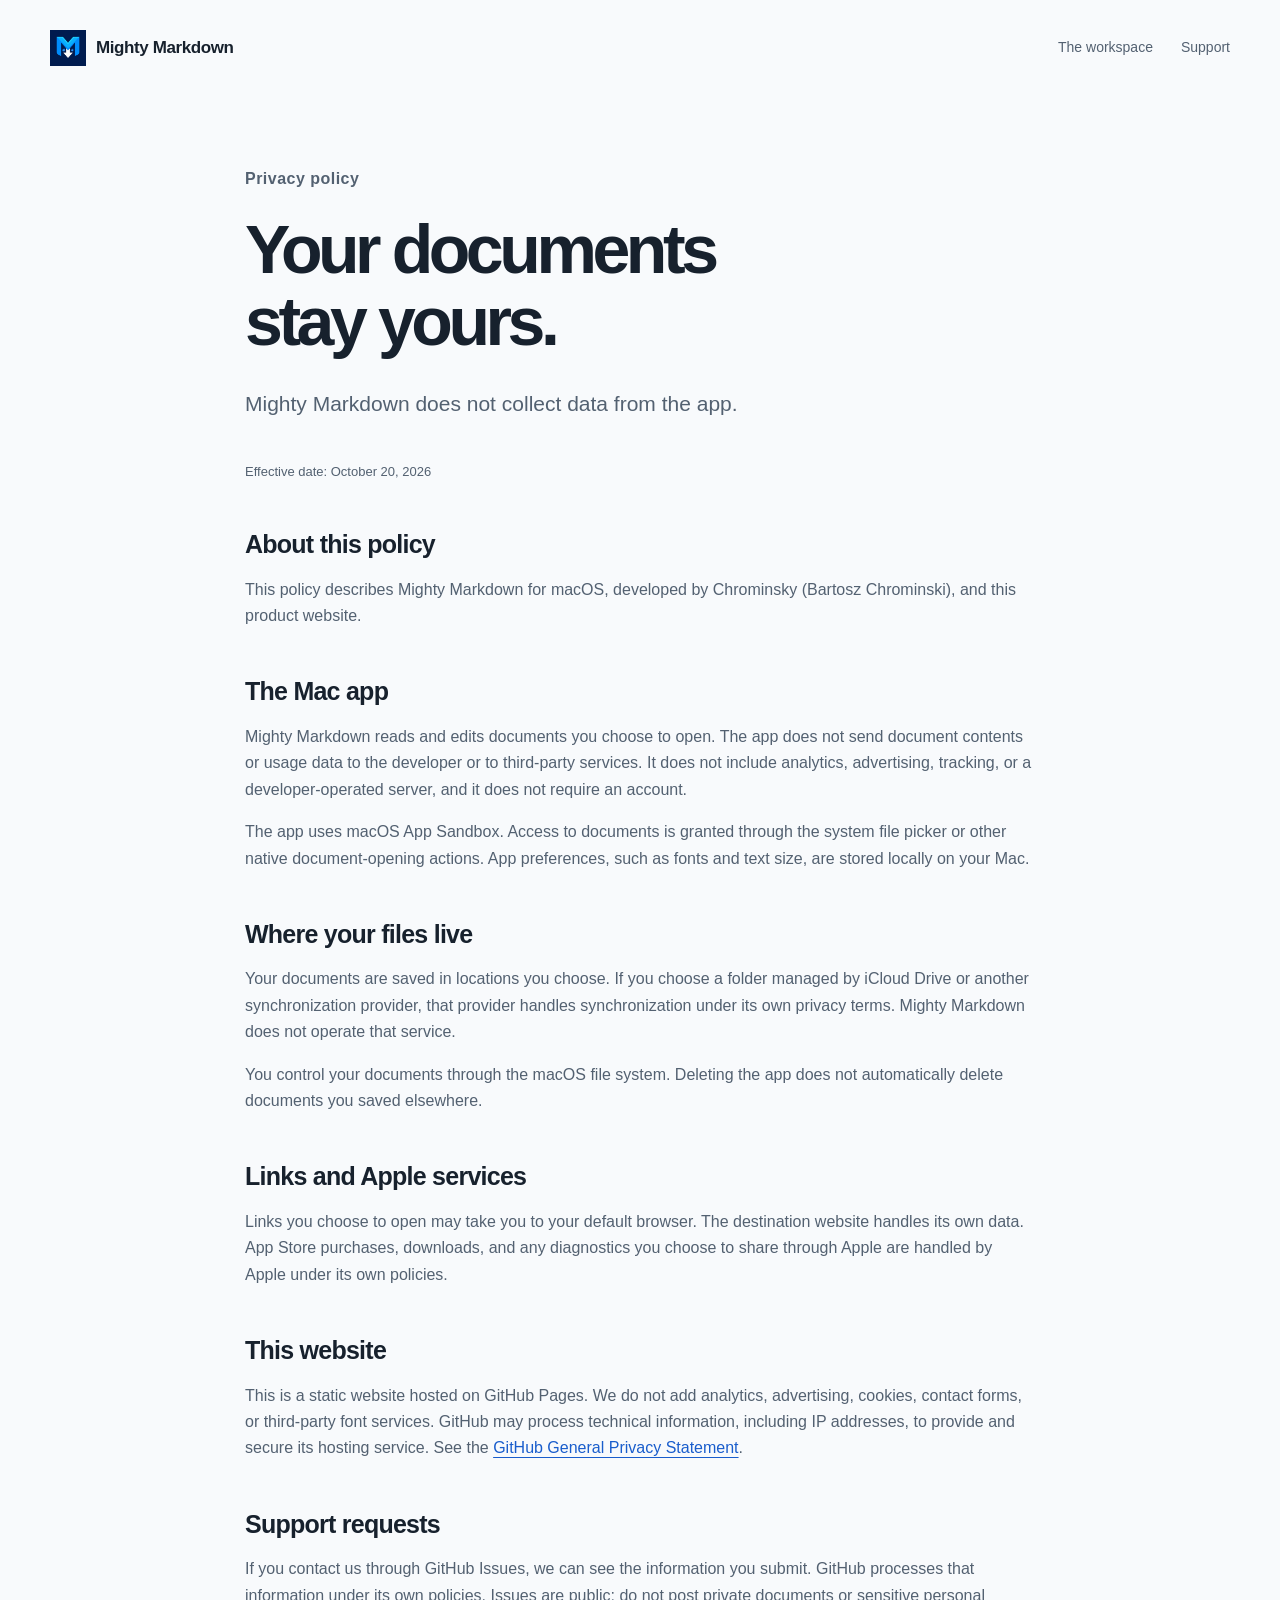
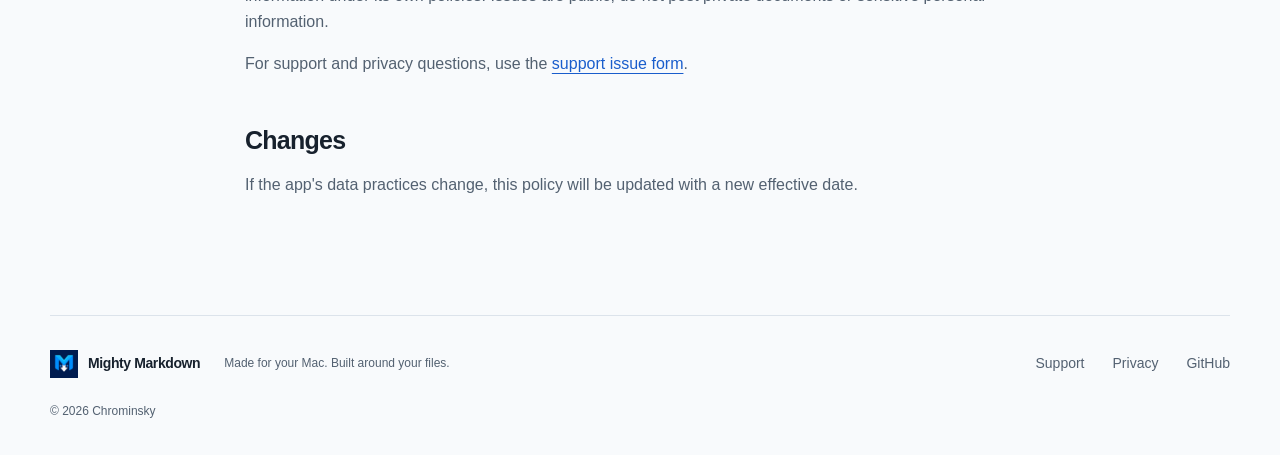
<file: _old/privacy.html>
<!doctype html>
<html lang="en"><head><meta charset="utf-8"><meta name="robots" content="noindex"><meta name="viewport" content="width=device-width,initial-scale=1"><meta name="color-scheme" content="light"><title>Privacy policy | Mighty Markdown</title><meta name="description" content="Mighty Markdown does not collect data from the app. Learn how local documents and this GitHub Pages website are handled."><link rel="canonical" href="https://mightymarkdown.chrominsky.dev/_old/privacy.html"><meta property="og:type" content="website"><meta property="og:title" content="Privacy policy | Mighty Markdown"><meta property="og:description" content="Mighty Markdown does not collect data from the app. Learn how local documents and this GitHub Pages website are handled."><meta property="og:url" content="https://mightymarkdown.chrominsky.dev/privacy.html"><meta property="og:image" content="https://mightymarkdown.chrominsky.dev/split.png"><link rel="icon" type="image/png" href="icon.png"><link rel="stylesheet" href="style.css"></head><body><a class="skip" href="#main">Skip to content</a><header class="site-header wrap"><a class="brand" href="./"><img src="icon.png" alt="" width="36" height="36">Mighty Markdown</a><nav aria-label="Main navigation"><a href="./#workspace">The workspace</a><a href="support.html">Support</a></nav></header><main class="document wrap" id="main"><p class="eyebrow">Privacy policy</p><h1>Your documents<br>stay yours.</h1><p class="lead">Mighty Markdown does not collect data from the app.</p><p class="updated">Effective date: October 20, 2026</p><section><h2>About this policy</h2><p>This policy describes Mighty Markdown for macOS, developed by Chrominsky (Bartosz Chrominski), and this product website.</p></section><section><h2>The Mac app</h2><p>Mighty Markdown reads and edits documents you choose to open. The app does not send document contents or usage data to the developer or to third-party services. It does not include analytics, advertising, tracking, or a developer-operated server, and it does not require an account.</p><p>The app uses macOS App Sandbox. Access to documents is granted through the system file picker or other native document-opening actions. App preferences, such as fonts and text size, are stored locally on your Mac.</p></section><section><h2>Where your files live</h2><p>Your documents are saved in locations you choose. If you choose a folder managed by iCloud Drive or another synchronization provider, that provider handles synchronization under its own privacy terms. Mighty Markdown does not operate that service.</p><p>You control your documents through the macOS file system. Deleting the app does not automatically delete documents you saved elsewhere.</p></section><section><h2>Links and Apple services</h2><p>Links you choose to open may take you to your default browser. The destination website handles its own data. App Store purchases, downloads, and any diagnostics you choose to share through Apple are handled by Apple under its own policies.</p></section><section><h2>This website</h2><p>This is a static website hosted on GitHub Pages. We do not add analytics, advertising, cookies, contact forms, or third-party font services. GitHub may process technical information, including IP addresses, to provide and secure its hosting service. See the <a href="https://docs.github.com/en/site-policy/privacy-policies/github-general-privacy-statement">GitHub General Privacy Statement</a>.</p></section><section><h2>Support requests</h2><p>If you contact us through GitHub Issues, we can see the information you submit. GitHub processes that information under its own policies. Issues are public; do not post private documents or sensitive personal information.</p><p>For support and privacy questions, use the <a href="https://github.com/Chrominskyy/mighty-markdown-site/issues/new">support issue form</a>.</p></section><section><h2>Changes</h2><p>If the app's data practices change, this policy will be updated with a new effective date.</p></section></main><footer class="site-footer wrap"><a class="brand" href="./"><img src="icon.png" alt="" width="28" height="28">Mighty Markdown</a><p>Made for your Mac. Built around your files.</p><nav aria-label="Footer navigation"><a href="support.html">Support</a><a href="privacy.html">Privacy</a><a href="https://github.com/Chrominskyy/mighty-markdown-site">GitHub</a></nav><small>© 2026 Chrominsky</small></footer></body></html>
</file>
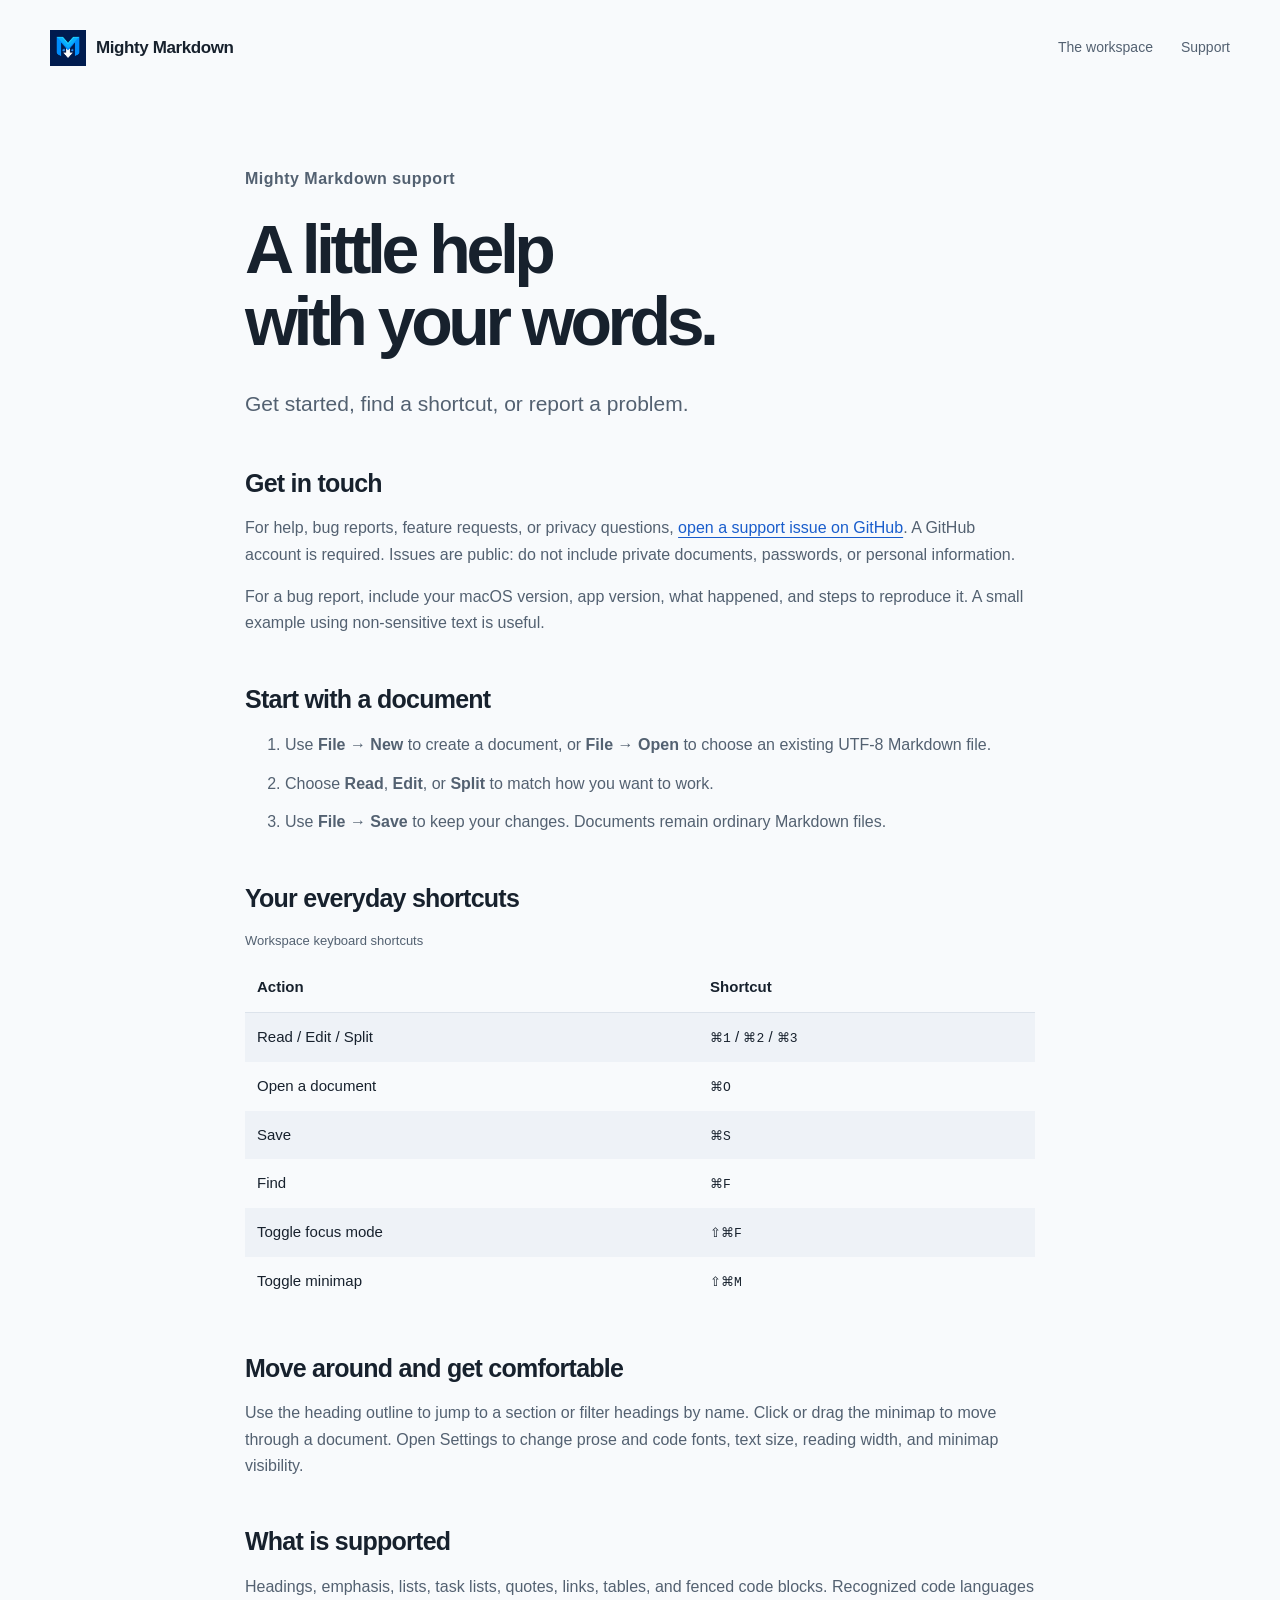
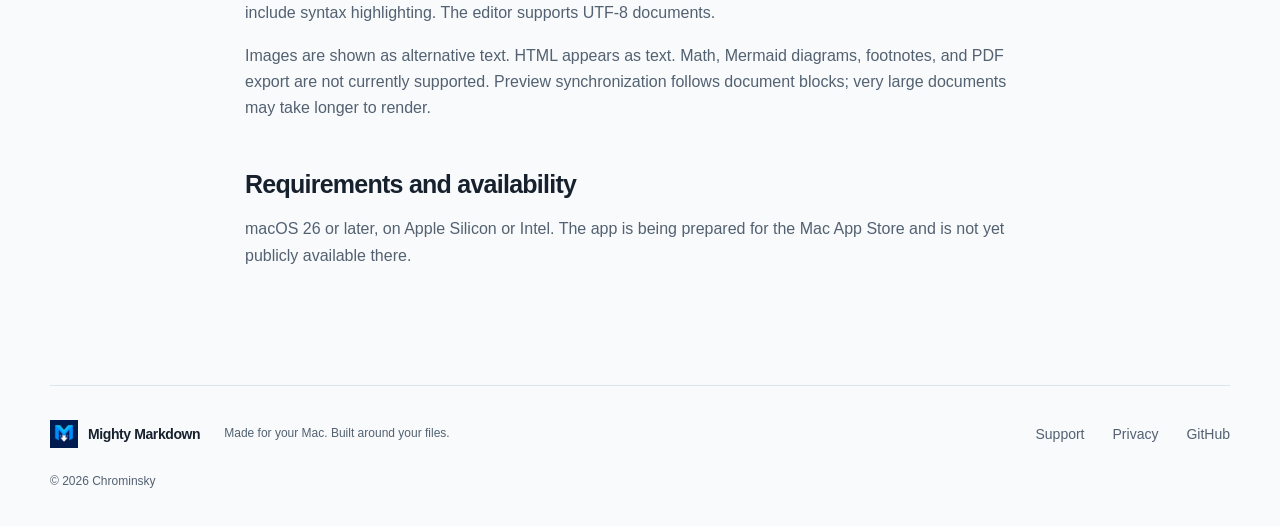
<file: _old/support.html>
<!doctype html>
<html lang="en"><head><meta charset="utf-8"><meta name="robots" content="noindex"><meta name="viewport" content="width=device-width,initial-scale=1"><meta name="color-scheme" content="light"><title>Support | Mighty Markdown</title><meta name="description" content="Getting started, keyboard shortcuts, supported Markdown features, and help for Mighty Markdown on Mac."><link rel="canonical" href="https://mightymarkdown.chrominsky.dev/_old/support.html"><meta property="og:type" content="website"><meta property="og:title" content="Support | Mighty Markdown"><meta property="og:description" content="Getting started, keyboard shortcuts, supported Markdown features, and help for Mighty Markdown on Mac."><meta property="og:url" content="https://mightymarkdown.chrominsky.dev/support.html"><meta property="og:image" content="https://mightymarkdown.chrominsky.dev/split.png"><link rel="icon" type="image/png" href="icon.png"><link rel="stylesheet" href="style.css"></head><body><a class="skip" href="#main">Skip to content</a><header class="site-header wrap"><a class="brand" href="./"><img src="icon.png" alt="" width="36" height="36">Mighty Markdown</a><nav aria-label="Main navigation"><a href="./#workspace">The workspace</a><a href="support.html">Support</a></nav></header><main class="document wrap" id="main"><p class="eyebrow">Mighty Markdown support</p><h1>A little help<br>with your words.</h1><p class="lead">Get started, find a shortcut, or report a problem.</p><section><h2>Get in touch</h2><p>For help, bug reports, feature requests, or privacy questions, <a href="https://github.com/Chrominskyy/mighty-markdown-site/issues/new">open a support issue on GitHub</a>. A GitHub account is required. Issues are public: do not include private documents, passwords, or personal information.</p><p>For a bug report, include your macOS version, app version, what happened, and steps to reproduce it. A small example using non-sensitive text is useful.</p></section><section><h2>Start with a document</h2><ol><li>Use <strong>File → New</strong> to create a document, or <strong>File → Open</strong> to choose an existing UTF-8 Markdown file.</li><li>Choose <strong>Read</strong>, <strong>Edit</strong>, or <strong>Split</strong> to match how you want to work.</li><li>Use <strong>File → Save</strong> to keep your changes. Documents remain ordinary Markdown files.</li></ol></section><section><h2>Your everyday shortcuts</h2><table><caption>Workspace keyboard shortcuts</caption><thead><tr><th scope="col">Action</th><th scope="col">Shortcut</th></tr></thead><tbody><tr><td>Read / Edit / Split</td><td><kbd>⌘1</kbd> / <kbd>⌘2</kbd> / <kbd>⌘3</kbd></td></tr><tr><td>Open a document</td><td><kbd>⌘O</kbd></td></tr><tr><td>Save</td><td><kbd>⌘S</kbd></td></tr><tr><td>Find</td><td><kbd>⌘F</kbd></td></tr><tr><td>Toggle focus mode</td><td><kbd>⇧⌘F</kbd></td></tr><tr><td>Toggle minimap</td><td><kbd>⇧⌘M</kbd></td></tr></tbody></table></section><section><h2>Move around and get comfortable</h2><p>Use the heading outline to jump to a section or filter headings by name. Click or drag the minimap to move through a document. Open Settings to change prose and code fonts, text size, reading width, and minimap visibility.</p></section><section><h2>What is supported</h2><p>Headings, emphasis, lists, task lists, quotes, links, tables, and fenced code blocks. Recognized code languages include syntax highlighting. The editor supports UTF-8 documents.</p><p>Images are shown as alternative text. HTML appears as text. Math, Mermaid diagrams, footnotes, and PDF export are not currently supported. Preview synchronization follows document blocks; very large documents may take longer to render.</p></section><section><h2>Requirements and availability</h2><p>macOS 26 or later, on Apple Silicon or Intel. The app is being prepared for the Mac App Store and is not yet publicly available there.</p></section></main><footer class="site-footer wrap"><a class="brand" href="./"><img src="icon.png" alt="" width="28" height="28">Mighty Markdown</a><p>Made for your Mac. Built around your files.</p><nav aria-label="Footer navigation"><a href="support.html">Support</a><a href="privacy.html">Privacy</a><a href="https://github.com/Chrominskyy/mighty-markdown-site">GitHub</a></nav><small>© 2026 Chrominsky</small></footer></body></html>
</file>
<file: assets/fonts/fonts.css>
/* Newsreader and Fragment Mono, SIL Open Font License 1.1. Latin and Latin Extended subsets, self-hosted. */
/* latin-ext */
@font-face {
  font-family: 'Fragment Mono';
  font-style: italic;
  font-weight: 400;
  font-display: swap;
  src: url("fragment-mono-italic-latin-ext.woff2") format('woff2');
  unicode-range: U+0100-02BA, U+02BD-02C5, U+02C7-02CC, U+02CE-02D7, U+02DD-02FF, U+0304, U+0308, U+0329, U+1D00-1DBF, U+1E00-1E9F, U+1EF2-1EFF, U+2020, U+20A0-20AB, U+20AD-20C4, U+2113, U+2C60-2C7F, U+A720-A7FF;
}
/* latin */
@font-face {
  font-family: 'Fragment Mono';
  font-style: italic;
  font-weight: 400;
  font-display: swap;
  src: url("fragment-mono-italic-latin.woff2") format('woff2');
  unicode-range: U+0000-00FF, U+0131, U+0152-0153, U+02BB-02BC, U+02C6, U+02DA, U+02DC, U+0304, U+0308, U+0329, U+2000-206F, U+20AC, U+2122, U+2191, U+2193, U+2212, U+2215, U+FEFF, U+FFFD;
}
/* latin-ext */
@font-face {
  font-family: 'Fragment Mono';
  font-style: normal;
  font-weight: 400;
  font-display: swap;
  src: url("fragment-mono-normal-latin-ext.woff2") format('woff2');
  unicode-range: U+0100-02BA, U+02BD-02C5, U+02C7-02CC, U+02CE-02D7, U+02DD-02FF, U+0304, U+0308, U+0329, U+1D00-1DBF, U+1E00-1E9F, U+1EF2-1EFF, U+2020, U+20A0-20AB, U+20AD-20C4, U+2113, U+2C60-2C7F, U+A720-A7FF;
}
/* latin */
@font-face {
  font-family: 'Fragment Mono';
  font-style: normal;
  font-weight: 400;
  font-display: swap;
  src: url("fragment-mono-normal-latin.woff2") format('woff2');
  unicode-range: U+0000-00FF, U+0131, U+0152-0153, U+02BB-02BC, U+02C6, U+02DA, U+02DC, U+0304, U+0308, U+0329, U+2000-206F, U+20AC, U+2122, U+2191, U+2193, U+2212, U+2215, U+FEFF, U+FFFD;
}
/* latin-ext */
@font-face {
  font-family: 'Newsreader';
  font-style: italic;
  font-weight: 200 800;
  font-display: swap;
  src: url("newsreader-italic-latin-ext.woff2") format('woff2');
  unicode-range: U+0100-02BA, U+02BD-02C5, U+02C7-02CC, U+02CE-02D7, U+02DD-02FF, U+0304, U+0308, U+0329, U+1D00-1DBF, U+1E00-1E9F, U+1EF2-1EFF, U+2020, U+20A0-20AB, U+20AD-20C4, U+2113, U+2C60-2C7F, U+A720-A7FF;
}
/* latin */
@font-face {
  font-family: 'Newsreader';
  font-style: italic;
  font-weight: 200 800;
  font-display: swap;
  src: url("newsreader-italic-latin.woff2") format('woff2');
  unicode-range: U+0000-00FF, U+0131, U+0152-0153, U+02BB-02BC, U+02C6, U+02DA, U+02DC, U+0304, U+0308, U+0329, U+2000-206F, U+20AC, U+2122, U+2191, U+2193, U+2212, U+2215, U+FEFF, U+FFFD;
}
/* latin-ext */
@font-face {
  font-family: 'Newsreader';
  font-style: normal;
  font-weight: 200 800;
  font-display: swap;
  src: url("newsreader-normal-latin-ext.woff2") format('woff2');
  unicode-range: U+0100-02BA, U+02BD-02C5, U+02C7-02CC, U+02CE-02D7, U+02DD-02FF, U+0304, U+0308, U+0329, U+1D00-1DBF, U+1E00-1E9F, U+1EF2-1EFF, U+2020, U+20A0-20AB, U+20AD-20C4, U+2113, U+2C60-2C7F, U+A720-A7FF;
}
/* latin */
@font-face {
  font-family: 'Newsreader';
  font-style: normal;
  font-weight: 200 800;
  font-display: swap;
  src: url("newsreader-normal-latin.woff2") format('woff2');
  unicode-range: U+0000-00FF, U+0131, U+0152-0153, U+02BB-02BC, U+02C6, U+02DA, U+02DC, U+0304, U+0308, U+0329, U+2000-206F, U+20AC, U+2122, U+2191, U+2193, U+2212, U+2215, U+FEFF, U+FFFD;
}
</file>
<file: assets/site.css>
/* Mighty Markdown website. One stylesheet for all pages. No build step. */

/* ---------- tokens ---------- */
:root {
  color-scheme: light;
  --paper: #f6f1e7;
  --paper-2: #eee7d8;
  --card: #fffdf8;
  --rule: rgba(40, 34, 80, .10);
  --rule-strong: rgba(40, 34, 80, .22);
  --ink: #1b1a2e;
  --ink-2: #47445c;
  --ink-3: #625e77;
  --accent: #5141d6;
  --accent-2: #3a2cb5;
  --accent-soft: rgba(81, 65, 214, .10);
  --mark: rgba(81, 65, 214, .55);
  --on-accent: #ffffff;
  --code-bg: #1d1b2f;
  --code-ink: #e9e7f7;
  --shadow: 0 30px 70px -40px rgba(30, 24, 70, .45);
  --serif: "Newsreader", "Iowan Old Style", "Palatino", Georgia, serif;
  --mono: "Fragment Mono", ui-monospace, "SF Mono", Menlo, monospace;
  --gutter: clamp(16px, 4vw, 48px);
  --max: 1160px;
}
@media (prefers-color-scheme: dark) {
  :root {
    color-scheme: dark;
    --paper: #121120;
    --paper-2: #18172a;
    --card: #1d1c31;
    --rule: rgba(200, 196, 255, .09);
    --rule-strong: rgba(200, 196, 255, .2);
    --ink: #eeedf8;
    --ink-2: #bcb9d2;
    --ink-3: #9a96b5;
    --accent: #a99dff;
    --accent-2: #c3baff;
    --accent-soft: rgba(169, 157, 255, .12);
    --mark: rgba(169, 157, 255, .6);
    --on-accent: #14122a;
    --code-bg: #0c0b17;
    --shadow: 0 30px 70px -40px rgba(0, 0, 0, .8);
  }
}

/* ---------- base ---------- */
*, *::before, *::after { box-sizing: border-box; }
html { -webkit-text-size-adjust: 100%; scroll-behavior: smooth; scroll-padding-top: 84px; }
body {
  margin: 0;
  background-color: var(--paper);
  background-image:
    radial-gradient(900px 500px at 12% -10%, var(--accent-soft), transparent 65%),
    repeating-linear-gradient(to bottom, transparent 0 31px, var(--rule) 31px 32px);
  color: var(--ink);
  font-family: var(--serif);
  font-size: 19px;
  line-height: 1.6;
  font-variation-settings: "opsz" 16;
  overflow-x: hidden;
}
@media (min-width: 1100px) {
  body::before { content: ""; position: fixed; top: 0; bottom: 0; left: max(24px, calc(50% - var(--max) / 2 - 28px)); width: 1px; background: var(--mark); opacity: .35; pointer-events: none; }
}
img { max-width: 100%; height: auto; display: block; }
a { color: var(--accent); text-underline-offset: .18em; text-decoration-thickness: 1px; }
a:hover { color: var(--accent-2); }
:focus-visible { outline: 2px solid var(--accent); outline-offset: 3px; border-radius: 4px; }
::selection { background: var(--accent); color: var(--on-accent); }
.skip { position: absolute; left: -999px; top: 8px; z-index: 100; background: var(--accent); color: var(--on-accent); padding: 8px 14px; border-radius: 8px; font-family: var(--mono); font-size: 14px; }
.skip:focus { left: 8px; }
.wrap { width: 100%; max-width: var(--max); margin: 0 auto; padding: 0 var(--gutter); }
code, kbd { font-family: var(--mono); font-size: .8em; }
.mk[data-mk]::before { content: attr(data-mk); }
.mk { color: var(--mark); font-family: var(--mono); font-weight: 400; font-style: normal; letter-spacing: 0; }

/* ---------- header ---------- */
.site-header { position: sticky; top: 0; z-index: 50; background: color-mix(in srgb, var(--paper) 82%, transparent); backdrop-filter: blur(12px); -webkit-backdrop-filter: blur(12px); border-bottom: 1px solid var(--rule); }
.header-inner { display: flex; align-items: center; justify-content: space-between; gap: 16px; height: 66px; }
.brand { display: inline-flex; align-items: center; gap: 11px; color: var(--ink); text-decoration: none; font-weight: 600; font-size: 21px; letter-spacing: -.01em; font-variation-settings: "opsz" 24; }
.brand img { width: 32px; height: 32px; border-radius: 8px; }
.brand:hover { color: var(--ink); }
.site-nav { display: flex; align-items: center; gap: clamp(12px, 2.4vw, 30px); font-family: var(--mono); font-size: 13.5px; }
.site-nav a { color: var(--ink-2); text-decoration: none; }
.site-nav a:hover, .site-nav a[aria-current="page"] { color: var(--ink); }
.site-nav a[aria-current="page"] { text-decoration: underline; text-decoration-color: var(--accent); text-underline-offset: 6px; }
@media (max-width: 640px) { .site-nav .wide { display: none; } }

/* ---------- buttons ---------- */
.button { display: inline-flex; align-items: center; gap: 10px; padding: 12px 20px; border-radius: 999px; font-family: var(--mono); font-size: 14px; text-decoration: none; border: 1px solid var(--rule-strong); color: var(--ink); background: var(--card); transition: transform .2s ease, border-color .2s ease, background .2s ease; }
.button:hover { transform: translateY(-2px); border-color: var(--accent); color: var(--ink); }
.button.primary { background: var(--accent); border-color: var(--accent); color: var(--on-accent); }
.button.primary:hover { background: var(--accent-2); border-color: var(--accent-2); color: var(--on-accent); }
.pill { display: inline-flex; align-items: center; gap: 8px; font-family: var(--mono); font-size: 12.5px; padding: 6px 12px; border-radius: 999px; border: 1px solid var(--rule-strong); color: var(--ink-2); background: var(--card); }
.pill::before { content: ""; width: 7px; height: 7px; border-radius: 50%; background: var(--accent); }

/* ---------- hero ---------- */
.hero { padding: clamp(56px, 10vw, 128px) 0 clamp(36px, 5vw, 56px); }
.eyebrow { font-family: var(--mono); font-size: 13px; letter-spacing: .08em; color: var(--ink-3); margin: 0 0 22px; }
.hero h1 { margin: 0; font-weight: 500; font-size: clamp(54px, 9.4vw, 132px); line-height: .95; letter-spacing: -.035em; font-variation-settings: "opsz" 72; }
.hero h1 .line { display: block; }
.hero h1 em { font-style: italic; font-weight: 300; color: var(--accent); }
.hero h1 .mk { font-size: .42em; vertical-align: .55em; margin-right: .25em; }
.hero h1 em + .mk, .hero h1 .mk.close { margin: 0 0 0 .1em; }
.hero-foot { display: grid; grid-template-columns: minmax(0, 1fr) auto; gap: 24px 48px; align-items: end; margin-top: clamp(28px, 4vw, 48px); }
@media (max-width: 820px) { .hero-foot { grid-template-columns: 1fr; } }
.hero-foot p { margin: 0; font-size: clamp(20px, 2vw, 24px); color: var(--ink-2); max-width: 30em; line-height: 1.45; }
.cta-row { display: flex; flex-wrap: wrap; gap: 12px; align-items: center; }

/* ---------- workspace (mode switch) ---------- */
.workspace { padding-bottom: clamp(56px, 8vw, 104px); }
.workspace-bar { display: flex; align-items: center; justify-content: space-between; gap: 16px; flex-wrap: wrap; margin-bottom: 16px; }
.workspace-bar p { margin: 0; font-family: var(--mono); font-size: 13px; color: var(--ink-3); }
.seg { display: inline-flex; padding: 4px; border-radius: 999px; background: var(--paper-2); border: 1px solid var(--rule-strong); }
.seg button { font: 14px var(--mono); color: var(--ink-2); background: none; border: 0; padding: 8px 18px; border-radius: 999px; cursor: pointer; }
.seg button[aria-pressed="true"] { background: var(--accent); color: var(--on-accent); }
.seg button kbd { opacity: .65; margin-left: 6px; font-size: 11.5px; }
.frame { margin: 0; border-radius: 16px; overflow: hidden; border: 1px solid var(--rule-strong); background: var(--code-bg); box-shadow: var(--shadow); }
.frame img { width: 100%; }
.caption { margin-top: 14px; font-style: italic; color: var(--ink-2); font-size: 18px; min-height: 1.6em; }
.no-js .seg { display: none; }

/* ---------- sections ---------- */
.section { padding: clamp(64px, 9vw, 120px) 0; border-top: 1px solid var(--rule-strong); }
.section-head { display: grid; grid-template-columns: minmax(0, 1fr) minmax(0, .9fr); gap: 18px 56px; align-items: end; margin-bottom: clamp(32px, 5vw, 56px); }
@media (max-width: 860px) { .section-head { grid-template-columns: 1fr; } }
.section-head h2, .doc-head h1 { margin: 0; font-weight: 500; font-size: clamp(40px, 5.8vw, 76px); line-height: 1; letter-spacing: -.03em; font-variation-settings: "opsz" 72; }
.section-head h2 em, .doc-head h1 em { font-style: italic; font-weight: 300; color: var(--accent); }
.section-head p { margin: 0; color: var(--ink-2); font-size: 20px; }
.section-head .mk { font-size: .45em; vertical-align: .5em; margin-right: .3em; }

/* features */
.features { display: grid; grid-template-columns: repeat(3, minmax(0, 1fr)); border-top: 1px solid var(--rule-strong); }
@media (max-width: 920px) { .features { grid-template-columns: repeat(2, minmax(0, 1fr)); } }
@media (max-width: 560px) { .features { grid-template-columns: 1fr; } }
.feature { padding: 28px 26px 30px 0; border-bottom: 1px solid var(--rule-strong); }
.feature:not(:nth-child(3n)) { border-right: 1px solid var(--rule); }
.feature:nth-child(3n+2), .feature:nth-child(3n) { padding-left: 26px; }
@media (max-width: 920px) {
  .feature { padding: 26px 22px 28px 0 !important; border-right: 0 !important; }
  .feature:nth-child(odd) { border-right: 1px solid var(--rule) !important; }
  .feature:nth-child(even) { padding-left: 22px !important; }
}
@media (max-width: 560px) { .feature { padding: 22px 0 !important; border-right: 0 !important; } }
.feature h3 { margin: 0 0 10px; font-weight: 600; font-size: 25px; letter-spacing: -.015em; line-height: 1.15; font-variation-settings: "opsz" 36; }
.feature h3 .mk { font-size: .62em; margin-right: .35em; }
.feature p { margin: 0; color: var(--ink-2); font-size: 17.5px; }

/* source vs rendered */
.compare { display: grid; grid-template-columns: minmax(0, 1fr) minmax(0, 1fr); border-radius: 18px; overflow: hidden; border: 1px solid var(--rule-strong); box-shadow: var(--shadow); }
@media (max-width: 860px) { .compare { grid-template-columns: 1fr; } }
.pane-label { display: block; font-family: var(--mono); font-size: 11.5px; letter-spacing: .1em; text-transform: uppercase; padding: 12px 20px; border-bottom: 1px solid var(--rule); }
.source { background: var(--code-bg); color: var(--code-ink); }
.source .pane-label { color: #a6a2c4; border-color: rgba(255,255,255,.08); }
.source pre { margin: 0; padding: 20px; font-family: var(--mono); font-size: 13.5px; line-height: 1.75; white-space: pre-wrap; overflow-wrap: anywhere; }
.source .h { color: #b3a8ff; }
.source .b { color: #ffd479; }
.source .q { color: #8f8bab; }
.source .l { color: #7ee0c3; }
.source .c { color: #a6a2c4; }
.rendered { background: var(--card); }
.rendered .pane-label { color: var(--ink-3); }
.rendered .doc { padding: 20px 26px 26px; font-size: 17.5px; }
.rendered h3 { font-size: 30px; font-weight: 600; letter-spacing: -.02em; margin: 6px 0 8px; font-variation-settings: "opsz" 48; }
.rendered h4 { font-size: 21px; font-weight: 600; margin: 18px 0 6px; }
.rendered p { margin: 0 0 10px; color: var(--ink-2); }
.rendered strong { color: var(--ink); }
.rendered blockquote { margin: 12px 0; padding-left: 14px; border-left: 3px solid var(--accent); color: var(--ink-3); font-style: italic; }
.rendered ul { margin: 6px 0 0; padding-left: 0; list-style: none; color: var(--ink-2); }
.rendered li { display: flex; gap: 10px; align-items: baseline; }
.rendered li .box { width: 14px; height: 14px; border: 1.5px solid var(--rule-strong); border-radius: 4px; flex: none; transform: translateY(2px); }
.rendered li .box.done { background: var(--accent); border-color: var(--accent); }
.support-lists { display: grid; grid-template-columns: minmax(0, 1fr) minmax(0, 1fr); gap: 18px; margin-top: 22px; }
@media (max-width: 700px) { .support-lists { grid-template-columns: 1fr; } }
.support-lists div { padding: 20px 22px; border-radius: 14px; border: 1px solid var(--rule-strong); background: var(--card); }
.support-lists h3 { margin: 0 0 8px; font-family: var(--mono); font-weight: 400; font-size: 13px; letter-spacing: .08em; text-transform: uppercase; color: var(--ink-3); }
.support-lists p { margin: 0; color: var(--ink-2); font-size: 17px; }

/* shortcuts */
.keys { display: grid; grid-template-columns: repeat(3, minmax(0, 1fr)); gap: 14px; }
@media (max-width: 860px) { .keys { grid-template-columns: repeat(2, minmax(0, 1fr)); } }
@media (max-width: 480px) { .keys { grid-template-columns: 1fr; } }
.key { display: flex; justify-content: space-between; align-items: center; gap: 14px; padding: 16px 18px; border-radius: 14px; border: 1px solid var(--rule-strong); background: var(--card); font-size: 18px; }
.key span { display: inline-flex; gap: 5px; flex: none; }
kbd { display: inline-grid; place-items: center; min-width: 30px; height: 30px; padding: 0 7px; border-radius: 7px; border: 1px solid var(--rule-strong); border-bottom-width: 2px; background: var(--paper); color: var(--ink); font-size: 14px; }

/* files */
.files { display: grid; grid-template-columns: auto minmax(0, 1fr); gap: 16px clamp(32px, 6vw, 80px); align-items: center; }
@media (max-width: 760px) { .files { grid-template-columns: 1fr; } }
.ext { font-family: var(--mono); font-size: clamp(96px, 16vw, 220px); line-height: .9; color: var(--accent); letter-spacing: -.06em; }
.files h2 { margin: 0 0 14px; font-weight: 500; font-size: clamp(36px, 4.6vw, 60px); letter-spacing: -.03em; line-height: 1.02; font-variation-settings: "opsz" 72; }
.files p { margin: 0 0 16px; color: var(--ink-2); font-size: 20px; max-width: 34em; }

/* release */
.release { display: grid; grid-template-columns: minmax(0, 1.2fr) minmax(0, .8fr); gap: clamp(24px, 4vw, 56px); padding: clamp(28px, 4vw, 52px); border-radius: 26px; background: var(--card); border: 1px solid var(--rule-strong); box-shadow: var(--shadow); }
@media (max-width: 860px) { .release { grid-template-columns: 1fr; } }
.release h2 { margin: 0 0 16px; font-weight: 500; font-size: clamp(36px, 4.6vw, 58px); letter-spacing: -.03em; line-height: 1.02; font-variation-settings: "opsz" 72; }
.release h2 em { font-style: italic; font-weight: 300; color: var(--accent); }
.release p { margin: 0 0 16px; color: var(--ink-2); }
.req { list-style: none; margin: 0; padding: 0; border-top: 1px solid var(--rule-strong); font-family: var(--mono); font-size: 14px; }
.req li { display: flex; justify-content: space-between; gap: 16px; padding: 13px 0; border-bottom: 1px solid var(--rule-strong); color: var(--ink-3); }
.req b { color: var(--ink); font-weight: 400; text-align: right; }

/* ---------- document pages ---------- */
.doc-head { padding: clamp(52px, 8vw, 104px) 0 clamp(30px, 4vw, 48px); border-bottom: 1px solid var(--rule-strong); }
.doc-head p { margin: 18px 0 0; color: var(--ink-2); font-size: 22px; max-width: 34em; }
.doc-head .meta { font-family: var(--mono); font-size: 13px; color: var(--ink-3); margin-top: 14px; }
.doc-head h1 .mk { font-size: .42em; vertical-align: .55em; margin-right: .25em; }
.layout { display: grid; grid-template-columns: 230px minmax(0, 1fr); gap: clamp(28px, 6vw, 80px); padding-top: clamp(34px, 5vw, 56px); padding-bottom: clamp(64px, 9vw, 120px); }
@media (max-width: 900px) { .layout { grid-template-columns: minmax(0, 1fr); } }
.toc { position: sticky; top: 92px; align-self: start; font-family: var(--mono); font-size: 13px; }
@media (max-width: 900px) { .toc { position: static; } }
.toc summary { cursor: pointer; padding: 12px 16px; border-radius: 12px; border: 1px solid var(--rule-strong); background: var(--card); color: var(--ink); list-style: none; }
.toc summary::-webkit-details-marker { display: none; }
.toc summary::after { content: " ▾"; color: var(--ink-3); }
.toc[open] summary::after { content: " ▴"; }
@media (min-width: 901px) { .toc summary { display: none; } }
.toc p { margin: 0 0 10px; color: var(--ink-3); letter-spacing: .1em; text-transform: uppercase; font-size: 11.5px; }
@media (max-width: 900px) { .toc p { display: none; } }
.toc ol { list-style: none; margin: 10px 0 0; padding: 0; display: grid; gap: 2px; counter-reset: toc; }
@media (min-width: 901px) { .toc ol { margin-top: 0; } }
.toc li { counter-increment: toc; }
.toc a { display: block; padding: 6px 8px; border-radius: 8px; color: var(--ink-2); text-decoration: none; }
.toc a::before { content: counter(toc, decimal-leading-zero) "  "; color: var(--mark); }
.toc a:hover { color: var(--ink); background: var(--card); }
.prose { max-width: 66ch; min-width: 0; }
.prose section { padding-bottom: 34px; margin-bottom: 34px; border-bottom: 1px solid var(--rule-strong); }
.prose section:last-child { border-bottom: 0; }
.prose h2 { margin: 0 0 16px; font-weight: 600; font-size: clamp(28px, 3.2vw, 38px); letter-spacing: -.02em; line-height: 1.1; font-variation-settings: "opsz" 48; }
.prose h2 .mk { font-size: .55em; margin-right: .35em; vertical-align: .15em; }
.prose p, .prose li { color: var(--ink-2); }
.prose p { margin: 0 0 14px; }
.prose ol, .prose ul { margin: 0 0 16px; padding-left: 1.3em; }
.prose li { margin-bottom: 8px; }
.prose li::marker { color: var(--accent); font-family: var(--mono); font-size: .85em; }
.prose strong { color: var(--ink); font-weight: 600; }
.ui { font-family: var(--mono); font-size: .78em; color: var(--ink); background: var(--card); border: 1px solid var(--rule-strong); border-radius: 6px; padding: .1em .45em; }
.table-wrap { overflow-x: auto; border: 1px solid var(--rule-strong); border-radius: 14px; background: var(--card); margin: 6px 0 16px; }
table { width: 100%; border-collapse: collapse; font-size: 17px; }
caption { text-align: left; padding: 12px 16px; font-family: var(--mono); font-size: 12px; color: var(--ink-3); border-bottom: 1px solid var(--rule); }
th, td { text-align: left; padding: 12px 16px; border-bottom: 1px solid var(--rule); }
th { font-family: var(--mono); font-weight: 400; font-size: 12px; letter-spacing: .08em; text-transform: uppercase; color: var(--ink-3); }
tr:last-child td { border-bottom: 0; }
td { color: var(--ink-2); }
td kbd { min-width: 26px; height: 26px; font-size: 13px; }
.callout { border: 1px solid var(--rule-strong); border-left: 3px solid var(--accent); border-radius: 12px; padding: 14px 18px; background: var(--card); color: var(--ink-2); margin: 16px 0; }

/* ---------- footer ---------- */
.site-footer { border-top: 1px solid var(--rule-strong); padding: 36px 0 44px; font-size: 16px; color: var(--ink-3); }
.footer-inner { display: grid; grid-template-columns: minmax(0, 1fr) auto; gap: 20px 40px; align-items: start; }
@media (max-width: 700px) { .footer-inner { grid-template-columns: 1fr; } }
.footer-inner p { margin: 8px 0 0; font-style: italic; }
.footer-links { display: flex; flex-wrap: wrap; gap: 8px 22px; font-family: var(--mono); font-size: 13.5px; }
.footer-links a { color: var(--ink-2); text-decoration: none; }
.footer-links a:hover { color: var(--ink); }

/* ---------- motion ---------- */
@media (prefers-reduced-motion: no-preference) {
  .rise { opacity: 0; transform: translateY(16px); animation: rise .9s cubic-bezier(.2,.8,.2,1) forwards; animation-delay: calc(var(--d, 0) * 110ms + 80ms); }
  .hero h1 .mk { opacity: 0; animation: fade .6s ease forwards; animation-delay: 900ms; }
  @keyframes rise { to { opacity: 1; transform: none; } }
  @keyframes fade { to { opacity: 1; } }
  .frame img { transition: opacity .25s ease; }
  .frame.swap img { opacity: .2; }
}
@media (prefers-reduced-motion: reduce) {
  html { scroll-behavior: auto; }
  *, *::before, *::after { animation: none !important; transition: none !important; }
}
.visually-hidden { position: absolute; width: 1px; height: 1px; overflow: hidden; clip: rect(0 0 0 0); white-space: nowrap; }
.doc-head .eyebrow { font-size: 13px; margin: 0 0 22px; color: var(--ink-3); }
.brand span { white-space: nowrap; }
@media (max-width: 420px) { .brand { font-size: 18px; gap: 8px; } .brand img { width: 28px; height: 28px; } .site-nav { gap: 12px; font-size: 12.5px; } }
@media (max-width: 370px) { .site-header .brand span { position: absolute; width: 1px; height: 1px; overflow: hidden; clip: rect(0 0 0 0); } }

/* ---------- launch ribbon ---------- */
.ribbon {
  display: flex; flex-wrap: wrap; align-items: center; justify-content: center; gap: 4px 12px;
  padding: 9px var(--gutter); background: var(--accent); color: var(--on-accent);
  font-family: var(--mono); font-size: 13px; line-height: 1.4; text-align: center; text-decoration: none;
}
.ribbon:hover, .ribbon:focus-visible { color: var(--on-accent); }
.ribbon:hover .ribbon-main { text-decoration: underline; text-underline-offset: 3px; }
.ribbon:focus-visible { outline: 2px solid var(--on-accent); outline-offset: -4px; }
.ribbon b { font-weight: 700; }
.ribbon-note {
  font-size: 11px; letter-spacing: .06em; text-transform: uppercase;
  padding: 2px 8px; border-radius: 999px; border: 1px solid currentColor; opacity: .9;
}
.ribbon-arrow { transition: transform .2s ease; }
.ribbon:hover .ribbon-arrow { transform: translateX(3px); }
@media (prefers-reduced-motion: reduce) { .ribbon-arrow { transition: none; } }
</file>
<file: _old/style.css>
/* Native CSS. A restrained product aesthetic, not an official Apple design system. */
:root{color-scheme:light;--paper:#f8fafc;--ink:#17212d;--muted:#536171;--line:#dce3eb;--accent:#195dcc;--radius:16px}*{box-sizing:border-box}html{scroll-behavior:smooth;scroll-padding-top:30px}body{margin:0;background:var(--paper);color:var(--ink);font-family:-apple-system,BlinkMacSystemFont,"Segoe UI",sans-serif;-webkit-font-smoothing:antialiased;font-size:17px;line-height:1.65}a{color:var(--accent);text-underline-offset:4px}a:hover{text-decoration-thickness:2px}button,a{-webkit-tap-highlight-color:transparent}a:focus-visible,button:focus-visible{outline:3px solid var(--accent);outline-offset:5px}.wrap{width:min(1180px,calc(100% - 80px));margin-inline:auto}.skip{position:absolute;left:24px;top:-90px;z-index:10;background:white;padding:12px}.skip:focus{top:12px}.site-header{height:96px;display:flex;align-items:center;justify-content:space-between;gap:30px}.brand{display:inline-flex;align-items:center;gap:10px;color:var(--ink);font-size:17px;font-weight:650;text-decoration:none;letter-spacing:-.4px}.brand img{flex:none}.site-header nav,.site-footer nav{display:flex;gap:28px}.site-header nav a,.site-footer nav a{color:var(--muted);text-decoration:none;font-size:14px}.site-header nav a:hover,.site-footer nav a:hover{color:var(--accent)}.hero{padding-top:56px;padding-bottom:58px}.eyebrow{font-size:13px;color:var(--accent);font-weight:650;letter-spacing:.03em;margin:0 0 22px}h1,h2,p{margin-top:0}h1{font-size:clamp(44px,6vw,80px);font-weight:650;letter-spacing:-.065em;line-height:1.05;margin-bottom:30px}h1 span{color:#667382}.hero-bottom{display:flex;align-items:center;justify-content:space-between;gap:32px}.hero-bottom p{font-size:19px;line-height:1.6;color:var(--muted);margin:0}.button{display:inline-flex;justify-content:center;align-items:center;gap:28px;min-height:52px;background:var(--accent);color:white;border-radius:8px;padding:12px 21px;text-decoration:none;white-space:nowrap;font-weight:600;font-size:14px;transition:background .18s,transform .18s}.button:hover{background:#124ba9;transform:translateY(-2px)}.button span{font-size:19px}.workspace{padding-bottom:100px}.workspace-heading{display:flex;align-items:center;justify-content:space-between;margin-bottom:20px;gap:20px}.workspace-heading h2{font-size:16px;font-weight:550;letter-spacing:-.02em;margin:0;color:var(--muted)}.view-switch{display:flex;padding:4px;background:#e6ebf1;border-radius:9px;gap:3px}.view-switch button{font:inherit;font-size:13px;line-height:1.4;padding:7px 22px;border:0;cursor:pointer;background:transparent;color:var(--muted);border-radius:6px}.view-switch button[aria-pressed=true]{color:var(--ink);background:#fff;box-shadow:0 1px 3px #17212d18}figure{margin:0}figure img{display:block;width:100%;height:auto;border-radius:var(--radius);box-shadow:0 22px 60px #24364720}figcaption{font-size:13px;color:var(--muted);margin-top:22px}.details{display:grid;grid-template-columns:1fr 1fr;gap:100px;padding-block:35px 95px}.section-intro h2,.file-note h2,.release h2{font-size:clamp(32px,4vw,48px);font-weight:600;line-height:1.12;letter-spacing:-.05em;margin-bottom:24px}.section-intro p{max-width:32ch;color:var(--muted)}.feature-list{margin:0;display:grid;gap:30px}.feature-list dt{font-weight:650;letter-spacing:-.015em;margin-bottom:6px}.feature-list dd{font-size:15px;line-height:1.7;color:var(--muted);margin:0;max-width:47ch}.file-note{display:grid;grid-template-columns:1fr 1fr;gap:100px;align-items:center;border-top:1px solid var(--line);border-bottom:1px solid var(--line);padding-block:70px}.file-extension{font-family:ui-monospace,SFMono-Regular,Menlo,monospace;font-size:clamp(90px,15vw,190px);line-height:1;color:#bdcadb;letter-spacing:-.08em}.file-note p{color:var(--muted);max-width:47ch;font-size:16px}.text-link{font-size:14px;font-weight:600}.release{padding-block:95px;display:flex;align-items:end;justify-content:space-between;gap:35px}.release p{font-size:15px;line-height:1.75;color:var(--muted);margin:0}.secondary{background:#e9eff8;color:var(--accent)}.secondary:hover{background:#dce7f8}.site-footer{border-top:1px solid var(--line);padding-block:34px;display:flex;align-items:center;gap:24px;flex-wrap:wrap}.site-footer .brand{font-size:14px}.site-footer p{font-size:12px;color:var(--muted);margin:0;flex:1}.site-footer small{font-size:12px;color:var(--muted);width:100%}.document{max-width:790px;padding-block:70px 100px}.document h1{font-size:clamp(42px,6vw,68px)}.document .lead{font-size:21px;line-height:1.6;color:var(--muted);margin-bottom:40px}.document section{margin-top:46px}.document h2{font-size:25px;font-weight:600;letter-spacing:-.03em;line-height:1.3;margin-bottom:16px}.document p,.document li{font-size:16px;color:var(--muted)}.document li{margin-bottom:12px}.document .updated{font-size:13px}table{width:100%;border-collapse:collapse;font-size:15px;text-align:left}caption{text-align:left;color:var(--muted);font-size:13px;margin-bottom:12px}th{padding:12px;border-bottom:1px solid var(--line)}td{padding:12px}tbody tr:nth-child(odd){background:#eef2f7}kbd{font-family:ui-monospace,SFMono-Regular,Menlo,monospace;font-size:13px} @media(max-width:800px){.wrap{width:calc(100% - 40px)}.site-header{height:80px;gap:16px}.site-header nav{gap:16px}.site-header nav a{font-size:13px}.site-header nav a:first-child{display:none}.brand{font-size:15px}.hero{padding-top:34px;padding-bottom:38px}.hero-bottom{align-items:start;flex-direction:column;gap:24px}.hero-bottom p{font-size:17px}.workspace{padding-bottom:62px}.workspace-heading h2{font-size:14px}.view-switch button{padding:7px 16px}.details,.file-note{grid-template-columns:1fr;gap:35px;padding-block:24px 56px}.file-note{padding-top:50px}.file-extension{font-size:100px}.section-intro p{max-width:45ch}.release{padding-block:60px;align-items:start;flex-direction:column;gap:28px}.site-footer{gap:20px}.site-footer p{flex-basis:100%}.site-footer nav{gap:24px}.document{padding-block:40px 70px}.document h1{font-size:46px}.document section{margin-top:36px}figcaption{font-size:12px}}@media(prefers-reduced-motion:reduce){html{scroll-behavior:auto}.button{transition:none}.button:hover{transform:none}}
</file>
